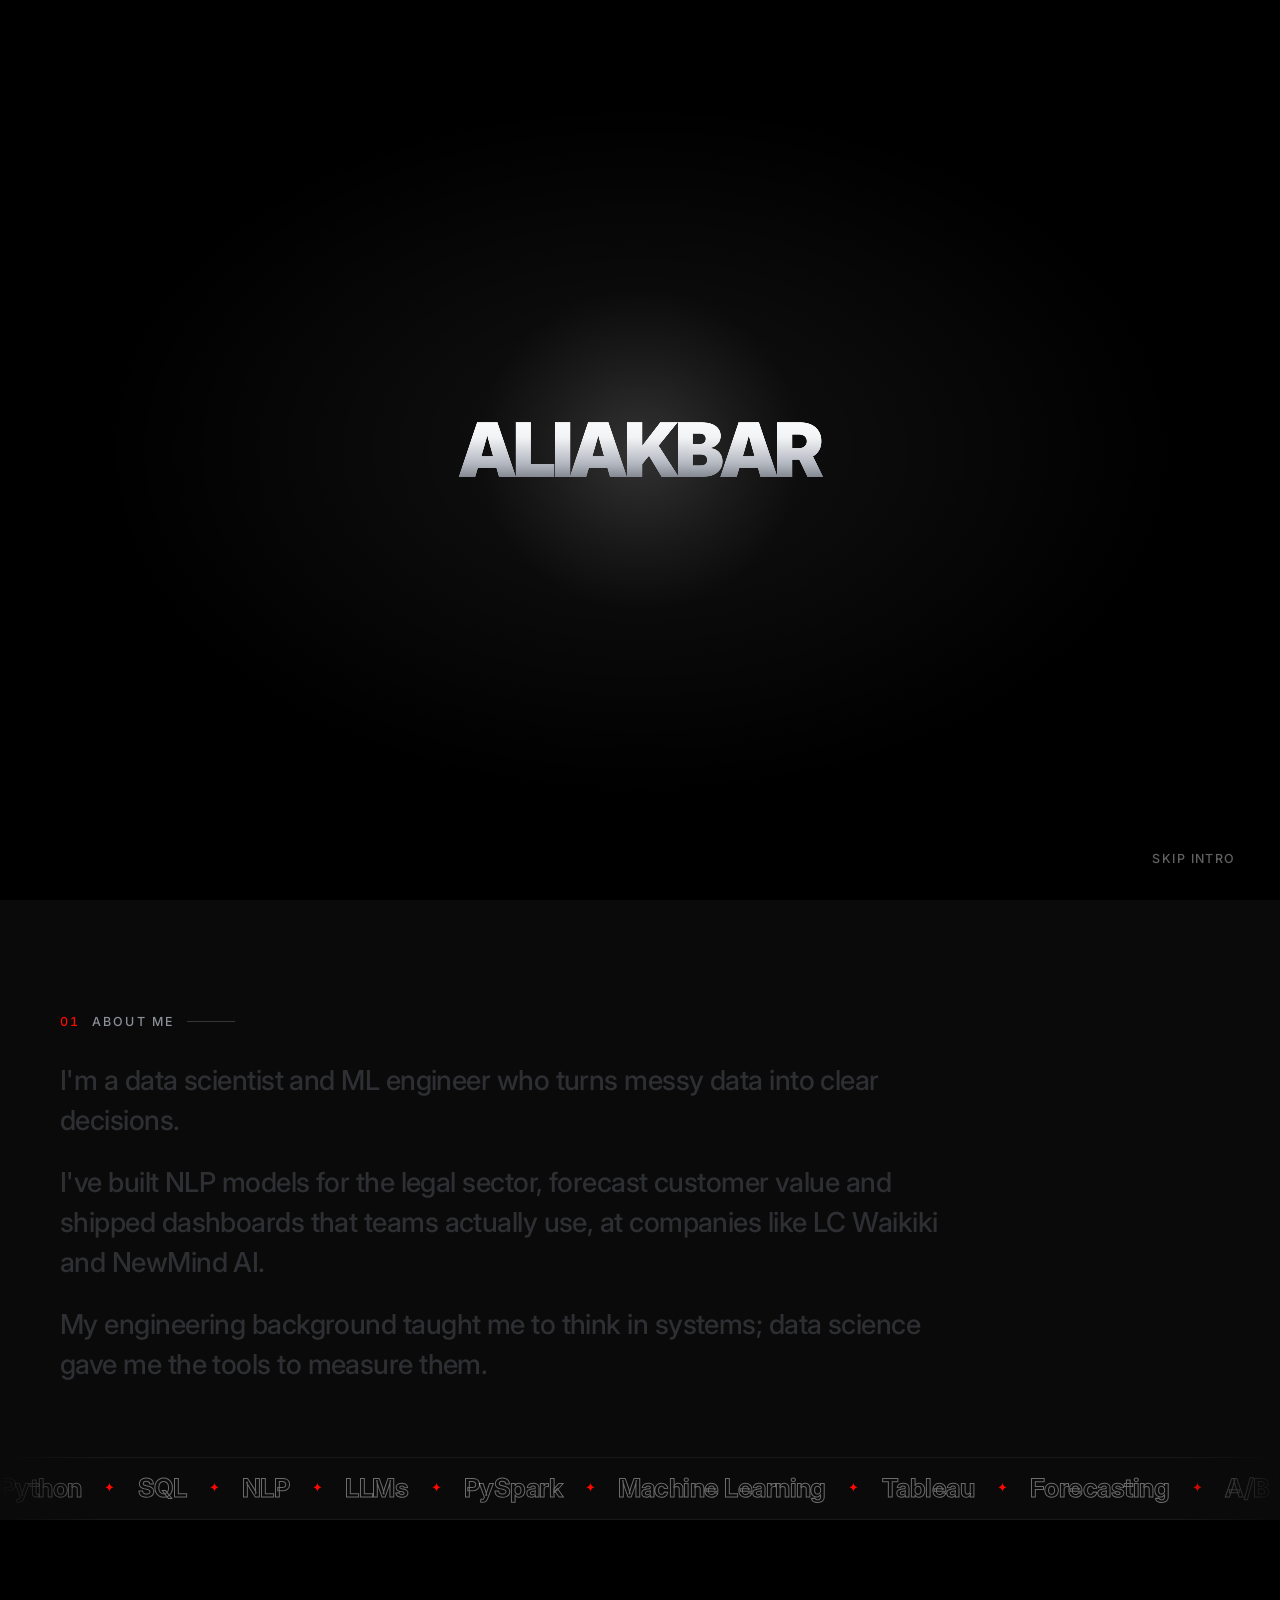
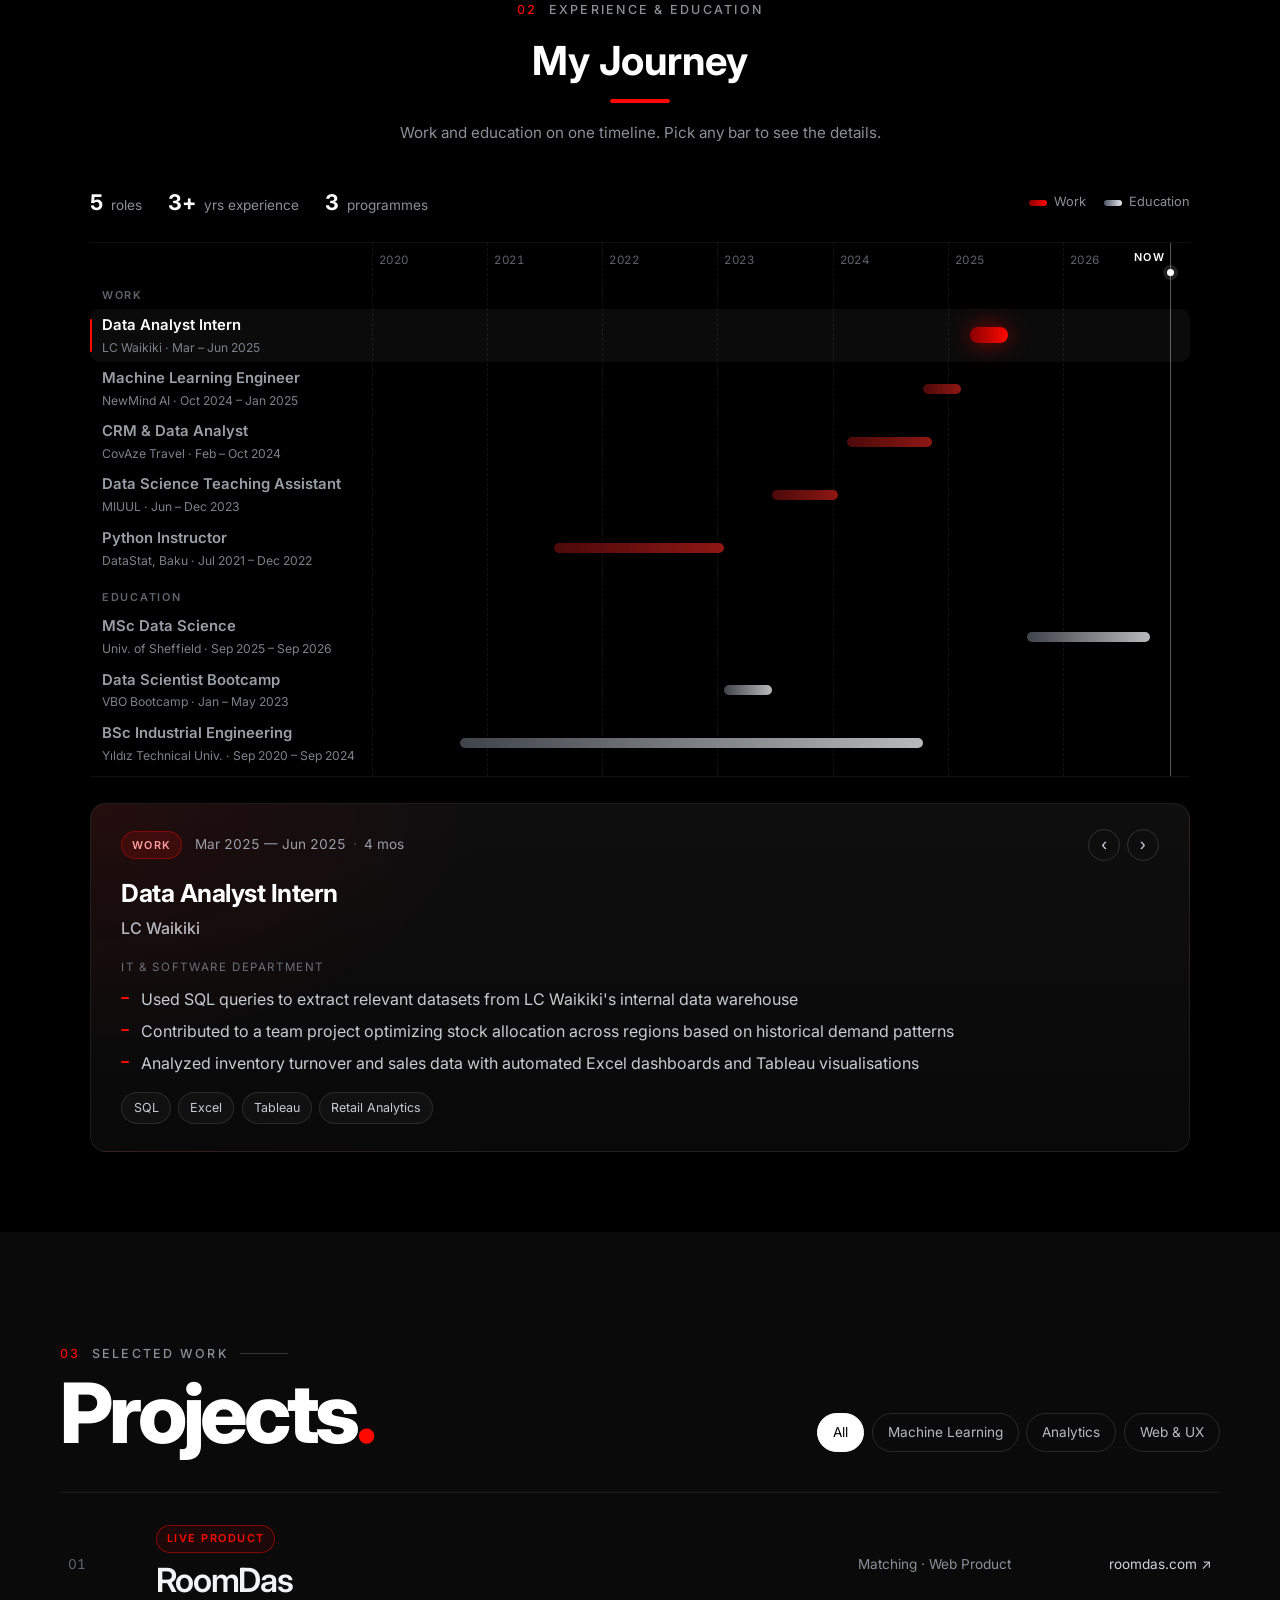
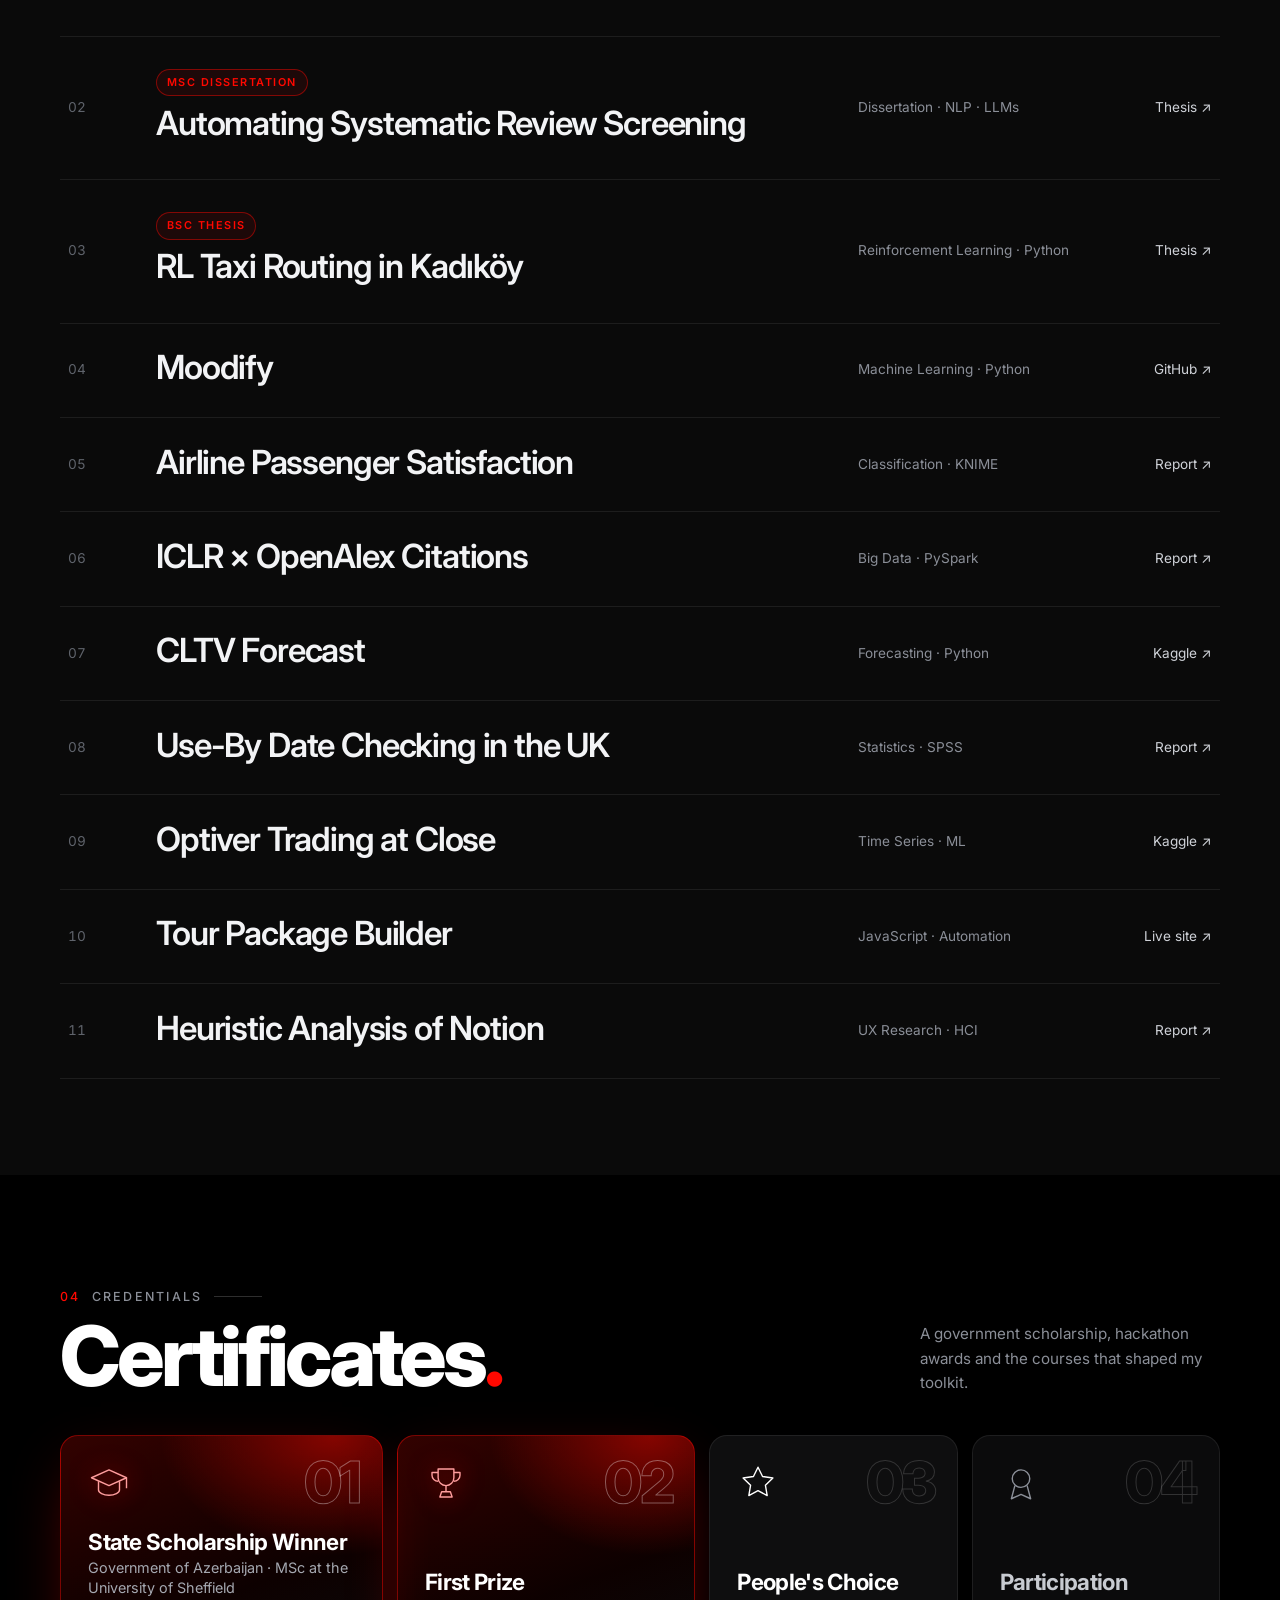
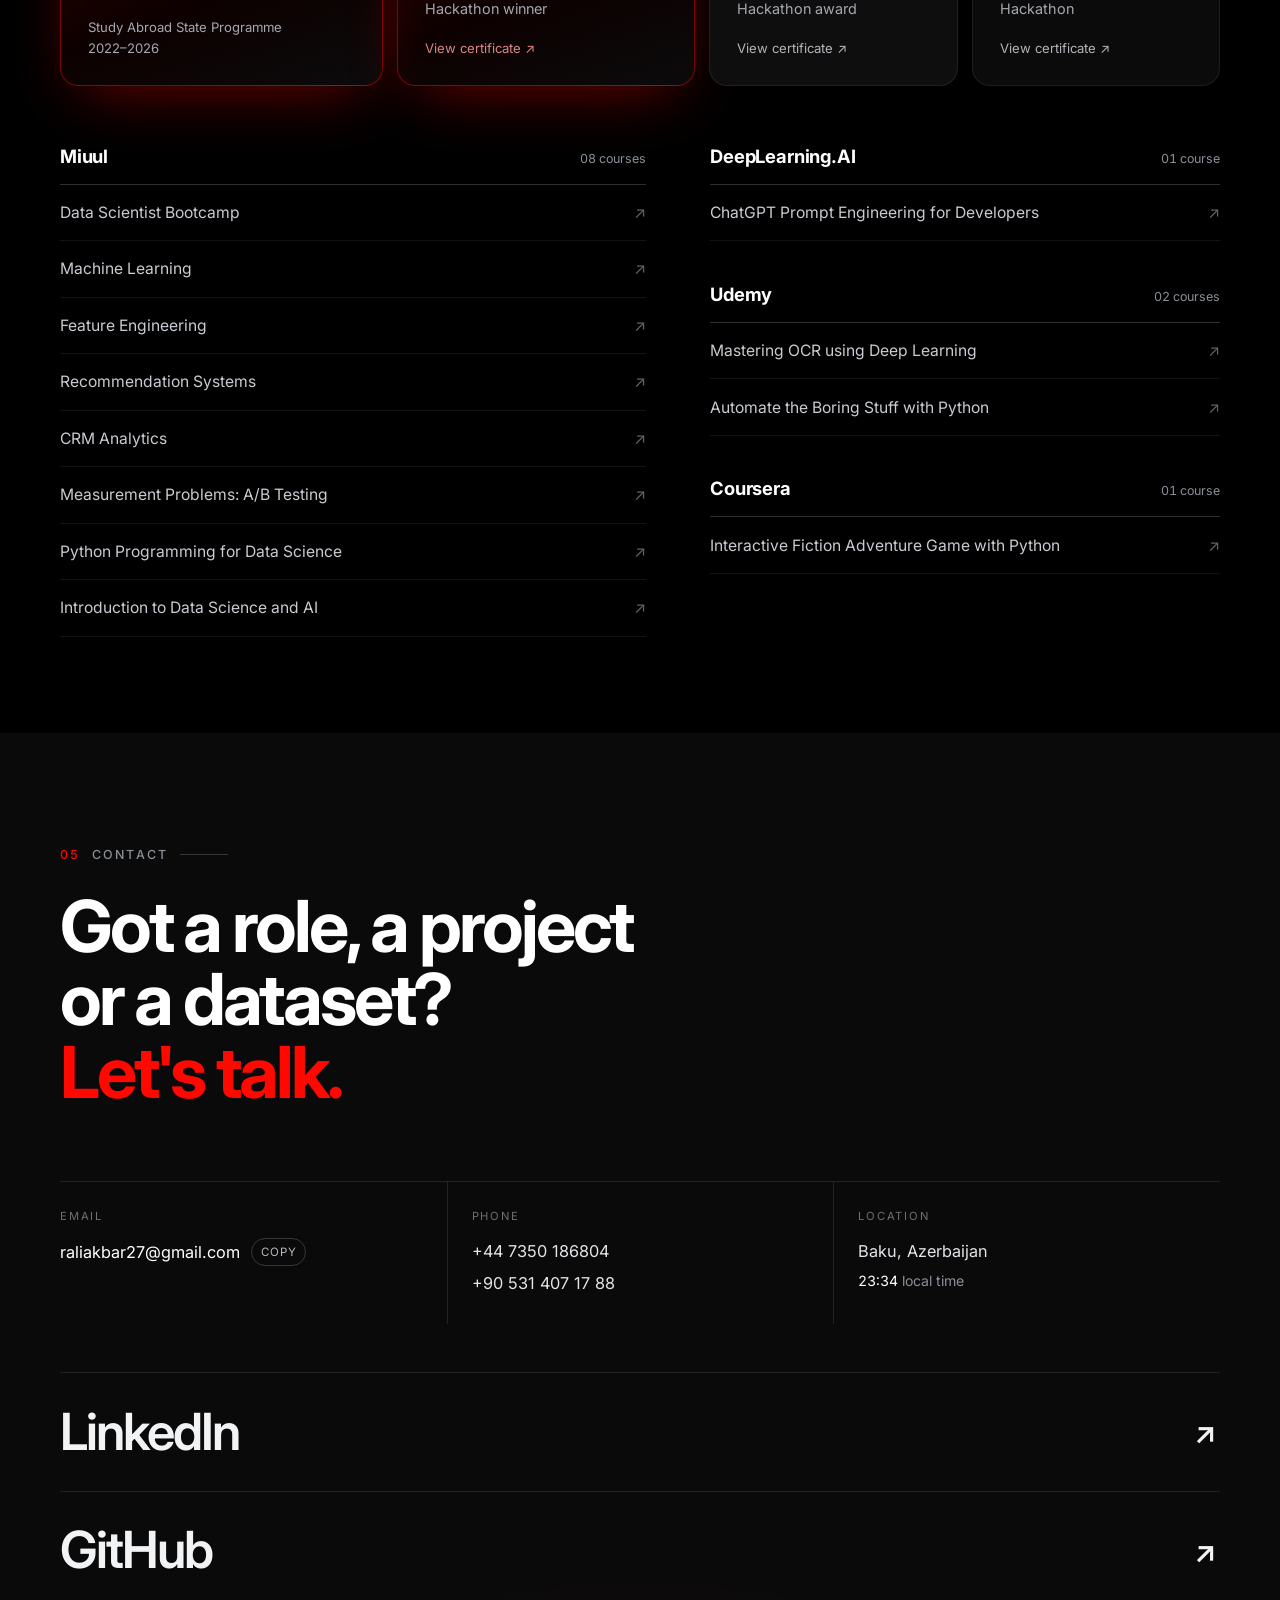
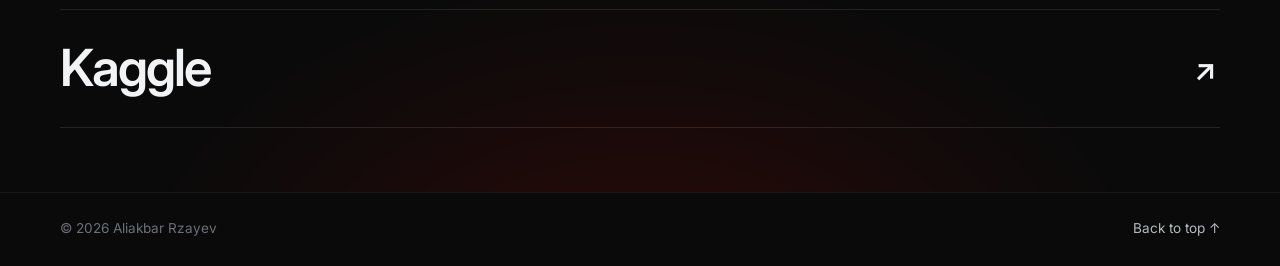
<file: index.html>
<!DOCTYPE html>
<html lang="en" data-theme="dark">
<head>
    <meta charset="UTF-8">
    <script>document.documentElement.classList.add('hx-intro');</script>
    <meta name="viewport" content="width=device-width, initial-scale=1.0">
    <meta name="description" content="Aliakbar Rzayev - Data Scientist & Machine Learning Engineer based in Baku, Azerbaijan">
    <title>Aliakbar Rzayev | Data Scientist</title>
    <link rel="stylesheet" href="styles.css">
    <link rel="stylesheet" href="hero.css">
    <link rel="stylesheet" href="journey.css">
    <link rel="stylesheet" href="sections.css">
    <link rel="preconnect" href="https://fonts.googleapis.com">
    <link rel="preconnect" href="https://fonts.gstatic.com" crossorigin>
    <link href="https://fonts.googleapis.com/css2?family=Inter:ital,wght@0,300;0,400;0,500;0,600;0,700;0,800;0,900;1,300;1,400&display=swap" rel="stylesheet">
    <link rel="stylesheet" href="https://cdnjs.cloudflare.com/ajax/libs/font-awesome/6.4.0/css/all.min.css">
</head>
<body>
    <!-- Navigation -->
    <nav class="navbar" id="navbar">
        <div class="container">
            <div class="nav-wrapper">
                <a href="#home" class="logo">ALIAKBAR RZAYEV</a>
                <ul class="nav-menu" id="navMenu">
                    <li><a href="#home" class="nav-link active">Home</a></li>
                    <li><a href="#about" class="nav-link">About</a></li>
                    <li><a href="#experience" class="nav-link">Journey</a></li>
                    <li><a href="#projects" class="nav-link">Projects</a></li>
                    <li><a href="#certificates" class="nav-link">Certificates</a></li>
                    <li><a href="#contact" class="nav-link">Contact</a></li>
                </ul>
                <div class="hamburger" id="hamburger">
                    <span></span>
                    <span></span>
                    <span></span>
                </div>
            </div>
        </div>
    </nav>

    <!-- Hero Section (animated intro) -->
    <section id="home" class="hx" aria-label="Intro">
        <div class="hx-ambient"></div>
        <div class="hx-spot"></div>
        <canvas class="hx-canvas" aria-hidden="true"></canvas>

        <div class="hx-word-wrap">
            <h1 class="hx-word" aria-label="Aliakbar Rzayev – Portfolio"></h1>
        </div>
        <div class="hx-measure" aria-hidden="true"></div>

        <div class="hx-meta">
            <p class="hx-role"><strong>Data Scientist</strong> <em>&amp; ML Engineer</em></p>
            <div class="hx-actions">
                <a href="#about" class="hx-btn hx-btn--round" aria-label="Scroll down">
                    <svg viewBox="0 0 16 16" fill="none" stroke="currentColor" stroke-width="1.5" stroke-linecap="round" stroke-linejoin="round"><path d="M4 4l8 8M12 5v7H5"/></svg>
                </a>
                <a href="#contact" class="hx-btn">Contact</a>
            </div>
        </div>

        <button class="hx-skip" type="button">Skip intro</button>
    </section>

    <!-- About Section -->
    <section id="about" class="ab">
        <div class="container ab-grid">
            <aside class="ab-side">
                <p class="ab-kicker"><span>01</span> About me</p>
            </aside>

            <!-- Words light up as you scroll. Words inside <em> turn red. -->
            <div class="ab-text" data-scrub>
                <p>I'm a data scientist and ML engineer who turns <em>messy data</em> into <em>clear decisions.</em></p>
                <p>I've built NLP models for the legal sector, forecast customer value and shipped dashboards that teams actually use, at companies like LC Waikiki and NewMind AI.</p>
                <p>My engineering background taught me to think in systems; data science gave me the tools to measure them.</p>
            </div>
        </div>

        <!-- skills ticker -->
        <div class="ab-ticker" aria-label="Skills">
            <div class="ab-ticker-track">
                <span>Python</span><b>✦</b><span>SQL</span><b>✦</b><span>NLP</span><b>✦</b><span>LLMs</span><b>✦</b><span>PySpark</span><b>✦</b><span>Machine Learning</span><b>✦</b><span>Tableau</span><b>✦</b><span>Forecasting</span><b>✦</b><span>A/B Testing</span><b>✦</b><span>Databricks</span><b>✦</b>
            </div>
        </div>
    </section>

    <!-- Journey Section (Work + Education timeline) -->
    <section id="experience" class="journey">
        <span id="education" class="jr-anchor" aria-hidden="true"></span>
        <div class="container">
            <p class="ab-kicker ab-kicker--center"><span>02</span> Experience &amp; education</p>
            <h2 class="section-title">My Journey</h2>
            <p class="jr-intro">Work and education on one timeline. Pick any bar to see the details.</p>

            <div class="jr">
                <div class="jr-top">
                    <div class="jr-stats"></div>
                    <div class="jr-legend">
                        <span><i class="jr-swatch jr-swatch--work"></i>Work</span>
                        <span><i class="jr-swatch jr-swatch--edu"></i>Education</span>
                    </div>
                </div>

                <div class="jr-chart" role="tablist" aria-label="Career timeline">
                    <div class="jr-axis" aria-hidden="true"></div>
                    <!-- Rows are generated from the items below -->
                </div>

                <div class="jr-detail" role="tabpanel" aria-live="polite"></div>

                <!--
                    ======== EDIT YOUR TIMELINE HERE ========
                    One <article> per item. data-start / data-end = YYYY-MM.
                    data-kind = "work" or "edu". Leave data-end empty for "Present".
                    Items are shown newest first inside each group.
                -->
                <div class="jr-items" hidden>
                    <article data-kind="work" data-start="2025-03" data-end="2025-06"
                             data-title="Data Analyst Intern" data-org="LC Waikiki" data-short="LC Waikiki">
                        <p class="jr-sub">IT &amp; Software Department</p>
                        <ul>
                            <li>Used SQL queries to extract relevant datasets from LC Waikiki's internal data warehouse</li>
                            <li>Contributed to a team project optimizing stock allocation across regions based on historical demand patterns</li>
                            <li>Analyzed inventory turnover and sales data with automated Excel dashboards and Tableau visualisations</li>
                        </ul>
                        <div class="jr-tags"><span>SQL</span><span>Excel</span><span>Tableau</span><span>Retail Analytics</span></div>
                    </article>

                    <article data-kind="work" data-start="2024-10" data-end="2025-01"
                             data-title="Machine Learning Engineer" data-org="NewMind AI" data-short="NewMind AI">
                        <ul>
                            <li>Developed and optimized NLP models and LLMs for the legal sector</li>
                            <li>Worked on training, testing and fine-tuning, sentence classification and smart text segmentation</li>
                        </ul>
                        <div class="jr-tags"><span>NLP</span><span>LLMs</span><span>Fine-tuning</span><span>Python</span></div>
                    </article>

                    <article data-kind="work" data-start="2024-02" data-end="2024-10"
                             data-title="CRM &amp; Data Analyst" data-org="CovAze Travel Agency" data-short="CovAze Travel">
                        <ul>
                            <li>Analyzed agency sales data in Python to identify demand trends and optimize tour package offerings</li>
                            <li>Built Tableau dashboards that gave insight into customer behaviour</li>
                            <li>Developed a Tour Package Builder web app that automates the creation of tour proposals</li>
                        </ul>
                        <div class="jr-tags"><span>Python</span><span>Tableau</span><span>CRM</span><span>JavaScript</span></div>
                    </article>

                    <article data-kind="work" data-start="2023-06" data-end="2023-12"
                             data-title="Data Science Teaching Assistant" data-org="MIUUL" data-short="MIUUL">
                        <ul>
                            <li>Guided and mentored bootcamp participants learning data science and machine learning</li>
                            <li>Reviewed participants' code and led discussions on data science scripts and projects</li>
                        </ul>
                        <div class="jr-tags"><span>Mentoring</span><span>Code Review</span><span>Machine Learning</span></div>
                    </article>

                    <article data-kind="work" data-start="2021-07" data-end="2022-12"
                             data-title="Python Instructor" data-org="DataStat · Baku, Azerbaijan" data-short="DataStat, Baku">
                        <ul>
                            <li>Taught Python basics, SQL, and data analysis &amp; visualization</li>
                            <li>Used interactive exercises and real-world examples to improve learning outcomes</li>
                        </ul>
                        <div class="jr-tags"><span>Python</span><span>SQL</span><span>Teaching</span></div>
                    </article>

                    <article data-kind="edu" data-start="2025-09" data-end="2026-09"
                             data-title="MSc Data Science" data-org="University of Sheffield" data-short="Univ. of Sheffield" data-badge="Scholarship Winner">
                        <ul>
                            <li>Won a scholarship under Azerbaijan's State Programme for the education of young people at prestigious foreign universities <span style="white-space:nowrap">(2022–2026)</span></li>
                        </ul>
                        <p class="jr-sub">Relevant courses</p>
                        <div class="jr-tags"><span>Data Mining &amp; AI</span><span>Data Visualisation</span><span>Data Analysis</span><span>Database Design</span><span>Business Intelligence</span><span>Data &amp; Society</span><span>HCI &amp; User-Centred Design</span></div>
                    </article>

                    <article data-kind="edu" data-start="2023-01" data-end="2023-05"
                             data-title="Data Scientist Bootcamp" data-org="Data Science School (VBO)" data-short="VBO Bootcamp">
                        <ul>
                            <li>Intensive bootcamp covering machine learning, A/B testing, CRM analytics and feature engineering</li>
                            <li>Built practical data analysis and modelling skills through hands-on projects, including MSSQL for data retrieval</li>
                        </ul>
                        <div class="jr-tags"><span>Machine Learning</span><span>A/B Testing</span><span>CRM Analytics</span><span>MSSQL</span></div>
                    </article>

                    <article data-kind="edu" data-start="2020-09" data-end="2024-09"
                             data-title="BSc Industrial Engineering" data-org="Yıldız Technical University" data-short="Yıldız Technical Univ." data-badge="GPA 3.40">
                        <p class="jr-sub">Relevant courses</p>
                        <div class="jr-tags"><span>AI &amp; Expert Systems</span><span>Probability</span><span>Statistics</span><span>Linear Algebra</span><span>Operations Research</span><span>Numerical Analysis</span><span>Differential Equations</span><span>Scheduling</span><span>Industrial Automation</span></div>
                    </article>
                </div>
            </div>
        </div>
    </section>

    <!-- Projects Section -->
    <section id="projects" class="pj">
        <div class="container">
            <div class="pj-head">
                <div>
                    <p class="ab-kicker"><span>03</span> Selected work</p>
                    <h2 class="pj-title-big">Projects</h2>
                </div>
                <div class="pj-filters" role="group" aria-label="Filter projects">
                    <button type="button" class="pj-chip is-on" data-filter="all">All</button>
                    <button type="button" class="pj-chip" data-filter="ml">Machine Learning</button>
                    <button type="button" class="pj-chip" data-filter="analytics">Analytics</button>
                    <button type="button" class="pj-chip" data-filter="build">Web &amp; UX</button>
                </div>
            </div>

            <!--
                ======== EDIT YOUR PROJECTS HERE ========
                data-cat    : ml | analytics | build   (used by the filters)
                data-art    : mood | route | cltv | sigmoid | roc | graph | blocks | candles
                              (the little live chart shown on hover)
                data-metric : short highlight shown under the chart
            -->
            <ol class="pj-list">
                <li class="pj-item pj-item--featured" data-cat="build" data-art="match" data-metric="Live · 20 cities · 5 languages">
                    <a class="pj-link" href="https://roomdas.com" target="_blank" rel="noopener">
                        <span class="pj-num"></span>
                        <span class="pj-main">
                            <span class="pj-badge">Live Product</span>
                            <span class="pj-name">RoomDas</span>
                            <span class="pj-desc">A roommate-matching platform for students in Germany and Turkey. Ranks students by a compatibility score built from city, budget and daily habits, with in-app messaging and room listings.</span>
                        </span>
                        <span class="pj-tags">Matching · Web Product</span>
                        <span class="pj-go">roomdas.com <i>↗</i></span>
                    </a>
                </li>
                <li class="pj-item pj-item--featured" data-cat="ml" data-art="screen" data-metric="50.7% workload saved · ≥95% recall">
                    <a class="pj-link" href="https://drive.google.com/file/d/150JpcGRmJ6tySUjTqhhJi9AGq7V_H9sy/view?usp=sharing" target="_blank" rel="noopener">
                        <span class="pj-num"></span>
                        <span class="pj-main">
                            <span class="pj-badge">MSc Dissertation</span>
                            <span class="pj-name">Automating Systematic Review Screening</span>
                            <span class="pj-desc">LLM-ranked, weakly supervised SVM ensembles for medical citation screening. 3,000+ experiments on 28 CLEF eHealth reviews: saves 50.7% of the workload while keeping every review above 95% recall.</span>
                        </span>
                        <span class="pj-tags">Dissertation · NLP · LLMs</span>
                        <span class="pj-go">Thesis <i>↗</i></span>
                    </a>
                </li>
                <li class="pj-item pj-item--featured" data-cat="ml" data-art="taxi" data-metric="−64.6% route distance vs random agent">
                    <a class="pj-link" href="https://drive.google.com/file/d/1hXVaaeIA5yOo22Ai4cknnhDI-fRmUgMf/view?usp=sharing" target="_blank" rel="noopener">
                        <span class="pj-num"></span>
                        <span class="pj-main">
                            <span class="pj-badge">BSc Thesis</span>
                            <span class="pj-name">RL Taxi Routing in Kadıköy</span>
                            <span class="pj-desc">A Q-Learning taxi agent trained on Istanbul's real Kadıköy street network (OpenStreetMap), with a live Leaflet map simulation. Routes 25–40% shorter than a random baseline. Co-authored with Vugar Rzali.</span>
                        </span>
                        <span class="pj-tags">Reinforcement Learning · Python</span>
                        <span class="pj-go">Thesis <i>↗</i></span>
                    </a>
                </li>
                <li class="pj-item" data-cat="ml" data-art="mood" data-metric="Spotify API · 2 mood axes">
                    <a class="pj-link" href="https://github.com/A1iakbar/Moodify" target="_blank" rel="noopener">
                        <span class="pj-num"></span>
                        <span class="pj-main">
                            <span class="pj-name">Moodify</span>
                            <span class="pj-desc">Predicts a song's mood (sad ↔ happy, calm ↔ energetic) from Spotify audio features for better recommendations.</span>
                        </span>
                        <span class="pj-tags">Machine Learning · Python</span>
                        <span class="pj-go">GitHub <i>↗</i></span>
                    </a>
                </li>
                <li class="pj-item" data-cat="ml" data-art="roc" data-metric="AUC 0.922">
                    <a class="pj-link" href="https://drive.google.com/file/d/1rR3Xdo-njdARR_1WAWQhPRuhjkd4yjfg/view?usp=sharing" target="_blank" rel="noopener">
                        <span class="pj-num"></span>
                        <span class="pj-main">
                            <span class="pj-name">Airline Passenger Satisfaction</span>
                            <span class="pj-desc">Logistic Regression vs Random Forest on 5,196 records and 21 predictors, with backward feature elimination.</span>
                        </span>
                        <span class="pj-tags">Classification · KNIME</span>
                        <span class="pj-go">Report <i>↗</i></span>
                    </a>
                </li>
                <li class="pj-item" data-cat="analytics" data-art="graph" data-metric="PySpark · Databricks">
                    <a class="pj-link" href="https://drive.google.com/file/d/1riCmP7pai3-4727NWIAQ77MjuqY3rjd4/view?usp=sharing" target="_blank" rel="noopener">
                        <span class="pj-num"></span>
                        <span class="pj-main">
                            <span class="pj-name">ICLR × OpenAlex Citations</span>
                            <span class="pj-desc">Large-scale analysis joining ICLR submissions with citation data, tracking trends like "test-time scaling".</span>
                        </span>
                        <span class="pj-tags">Big Data · PySpark</span>
                        <span class="pj-go">Report <i>↗</i></span>
                    </a>
                </li>
                <li class="pj-item" data-cat="analytics" data-art="cltv" data-metric="BG-NBD + Gamma-Gamma">
                    <a class="pj-link" href="https://www.kaggle.com/code/aliakbarrzayev/cltv-forecast-with-bg-nbd-and-gamma-gamma-models" target="_blank" rel="noopener">
                        <span class="pj-num"></span>
                        <span class="pj-main">
                            <span class="pj-name">CLTV Forecast</span>
                            <span class="pj-desc">Forecasts customer lifetime value to find high-value customers and sharpen marketing strategy.</span>
                        </span>
                        <span class="pj-tags">Forecasting · Python</span>
                        <span class="pj-go">Kaggle <i>↗</i></span>
                    </a>
                </li>
                <li class="pj-item" data-cat="analytics" data-art="sigmoid" data-metric="N = 3,453 respondents">
                    <a class="pj-link" href="https://drive.google.com/file/d/1aAVaNo4RYXIAHIEt9MC2yfuM5nnnlAU-/view?usp=sharing" target="_blank" rel="noopener">
                        <span class="pj-num"></span>
                        <span class="pj-main">
                            <span class="pj-name">Use-By Date Checking in the UK</span>
                            <span class="pj-desc">Binary logistic regression on a nationally representative survey to find what predicts safe food behaviour.</span>
                        </span>
                        <span class="pj-tags">Statistics · SPSS</span>
                        <span class="pj-go">Report <i>↗</i></span>
                    </a>
                </li>
                <li class="pj-item" data-cat="ml" data-art="candles" data-metric="Kaggle competition">
                    <a class="pj-link" href="https://www.kaggle.com/code/aliakbarrzayev/tasar-m-2-optivier-trading-at-close" target="_blank" rel="noopener">
                        <span class="pj-num"></span>
                        <span class="pj-main">
                            <span class="pj-name">Optiver Trading at Close</span>
                            <span class="pj-desc">Predicting closing-price movements for hundreds of Nasdaq-listed stocks.</span>
                        </span>
                        <span class="pj-tags">Time Series · ML</span>
                        <span class="pj-go">Kaggle <i>↗</i></span>
                    </a>
                </li>
                <li class="pj-item" data-cat="build" data-art="route" data-metric="Auto-generated PDF proposals">
                    <a class="pj-link" href="https://a1iakbar.github.io/tour-package-builder/" target="_blank" rel="noopener">
                        <span class="pj-num"></span>
                        <span class="pj-main">
                            <span class="pj-name">Tour Package Builder</span>
                            <span class="pj-desc">A web app that replaced a manual process and exports ready-to-send tour offers as PDFs.</span>
                        </span>
                        <span class="pj-tags">JavaScript · Automation</span>
                        <span class="pj-go">Live site <i>↗</i></span>
                    </a>
                </li>
                <li class="pj-item" data-cat="build" data-art="blocks" data-metric="Nielsen's 10 heuristics">
                    <a class="pj-link" href="https://drive.google.com/file/d/1_jBtrTbOGFbQb0EcMaC5himSzwtk7lhr/view?usp=sharing" target="_blank" rel="noopener">
                        <span class="pj-num"></span>
                        <span class="pj-main">
                            <span class="pj-name">Heuristic Analysis of Notion</span>
                            <span class="pj-desc">Persona-driven usability review of onboarding and database creation, with redesign proposals.</span>
                        </span>
                        <span class="pj-tags">UX Research · HCI</span>
                        <span class="pj-go">Report <i>↗</i></span>
                    </a>
                </li>
            </ol>

            <!-- floating preview that follows the cursor (desktop) -->
            <div class="pj-preview" aria-hidden="true">
                <canvas class="pj-canvas"></canvas>
                <div class="pj-preview-foot"><span class="pj-preview-metric"></span><span class="pj-preview-cta">Open ↗</span></div>
            </div>
        </div>
    </section>

    <!-- Certificates Section -->
    <section id="certificates" class="ct">
        <div class="container">
            <div class="pj-head">
                <div>
                    <p class="ab-kicker"><span>04</span> Credentials</p>
                    <h2 class="pj-title-big">Certificates</h2>
                </div>
                <p class="ct-lede">A government scholarship, hackathon awards and the courses that shaped my toolkit.</p>
            </div>

            <!-- Awards -->
            <div class="ct-awards">
                <!-- Scholarship (no link) -->
                <div class="ct-award ct-award--gold ct-award--static">
                    <span class="ct-rank">01</span>
                    <svg class="ct-icon" viewBox="0 0 48 48" fill="none" stroke="currentColor" stroke-width="1.6" stroke-linejoin="round" aria-hidden="true"><path d="M4 18L24 9l20 9-20 9L4 18z"/><path d="M12 22v10c0 3 5.4 6 12 6s12-3 12-6V22M44 18v12"/></svg>
                    <span class="ct-award-title">State Scholarship Winner</span>
                    <span class="ct-award-sub">Government of Azerbaijan · MSc at the University of Sheffield</span>
                    <span class="ct-view ct-view--static">Study Abroad State Programme <span style="white-space:nowrap">2022–2026</span></span>
                </div>
                <a class="ct-award ct-award--gold" href="https://drive.google.com/file/d/1Z351LrLaSYt9q8ZAghMWi-wSlVpGNf2R/view?usp=sharing" target="_blank" rel="noopener">
                    <span class="ct-rank">02</span>
                    <svg class="ct-icon" viewBox="0 0 48 48" fill="none" stroke="currentColor" stroke-width="1.6" stroke-linejoin="round" aria-hidden="true"><path d="M15 8h18v10a9 9 0 0 1-18 0V8z"/><path d="M15 12H8v3a7 7 0 0 0 7 7M33 12h7v3a7 7 0 0 1-7 7M24 27v7M17 40h14l-2-6H19l-2 6z"/></svg>
                    <span class="ct-award-title">First Prize</span>
                    <span class="ct-award-sub">Hackathon winner</span>
                    <span class="ct-view">View certificate <i>↗</i></span>
                </a>
                <a class="ct-award" href="https://drive.google.com/file/d/1uQAhjjCgYdUMq5q7JNko38GsF8rubJ2j/view?usp=sharing" target="_blank" rel="noopener">
                    <span class="ct-rank">03</span>
                    <svg class="ct-icon" viewBox="0 0 48 48" fill="none" stroke="currentColor" stroke-width="1.6" stroke-linejoin="round" aria-hidden="true"><path d="M24 6l5.2 10.6 11.8 1.7-8.5 8.3 2 11.7L24 32.8l-10.5 5.5 2-11.7L7 18.3l11.8-1.7L24 6z"/></svg>
                    <span class="ct-award-title">People's Choice</span>
                    <span class="ct-award-sub">Hackathon award</span>
                    <span class="ct-view">View certificate <i>↗</i></span>
                </a>
                <a class="ct-award ct-award--muted" href="https://drive.google.com/file/d/1C2mHqsgi3CTGgcvcZStGhjCBTQPsRk1A/view?usp=drive_link" target="_blank" rel="noopener">
                    <span class="ct-rank">04</span>
                    <svg class="ct-icon" viewBox="0 0 48 48" fill="none" stroke="currentColor" stroke-width="1.6" stroke-linejoin="round" aria-hidden="true"><circle cx="24" cy="19" r="10"/><path d="M17 27l-4 15 11-5 11 5-4-15"/></svg>
                    <span class="ct-award-title">Participation</span>
                    <span class="ct-award-sub">Hackathon</span>
                    <span class="ct-view">View certificate <i>↗</i></span>
                </a>
            </div>

            <!-- Courses, grouped by issuer -->
            <div class="ct-groups">
                <div class="ct-group ct-group--main">
                    <header><span class="ct-issuer">Miuul</span><span class="ct-count"></span></header>
                    <ul>
                        <li><a href="https://certificate.miuul.com/aliakbar_rzayev" target="_blank" rel="noopener">Data Scientist Bootcamp<i>↗</i></a></li>
                        <li><a href="https://learning.miuul.com/certificates/jtauy0oqup" target="_blank" rel="noopener">Machine Learning<i>↗</i></a></li>
                        <li><a href="https://learning.miuul.com/certificates/khj2biensb" target="_blank" rel="noopener">Feature Engineering<i>↗</i></a></li>
                        <li><a href="https://learning.miuul.com/certificates/cau880pbfe" target="_blank" rel="noopener">Recommendation Systems<i>↗</i></a></li>
                        <li><a href="https://learning.miuul.com/certificates/we0af8np7t" target="_blank" rel="noopener">CRM Analytics<i>↗</i></a></li>
                        <li><a href="https://learning.miuul.com/certificates/0hv5ofuvdi" target="_blank" rel="noopener">Measurement Problems: A/B Testing<i>↗</i></a></li>
                        <li><a href="https://learning.miuul.com/certificates/66rvl0qfbh" target="_blank" rel="noopener">Python Programming for Data Science<i>↗</i></a></li>
                        <li><a href="https://learning.miuul.com/certificates/q8uteqw0qv" target="_blank" rel="noopener">Introduction to Data Science and AI<i>↗</i></a></li>
                    </ul>
                </div>
                <div class="ct-side">
                    <div class="ct-group">
                        <header><span class="ct-issuer">DeepLearning.AI</span><span class="ct-count"></span></header>
                        <ul>
                            <li><a href="https://learn.deeplearning.ai/accomplishments/729dffc2-d09d-4b74-93da-5f7a3289cec9?usp=sharing" target="_blank" rel="noopener">ChatGPT Prompt Engineering for Developers<i>↗</i></a></li>
                        </ul>
                    </div>
                    <div class="ct-group">
                        <header><span class="ct-issuer">Udemy</span><span class="ct-count"></span></header>
                        <ul>
                            <li><a href="http://ude.my/UC-7b7a34cf-256f-4f8a-93bd-acbc353d4ce4" target="_blank" rel="noopener">Mastering OCR using Deep Learning<i>↗</i></a></li>
                            <li><a href="https://www.udemy.com/certificate/UC-ae46449d-817c-4ff8-b2e7-eb36afb9b270/" target="_blank" rel="noopener">Automate the Boring Stuff with Python<i>↗</i></a></li>
                        </ul>
                    </div>
                    <div class="ct-group">
                        <header><span class="ct-issuer">Coursera</span><span class="ct-count"></span></header>
                        <ul>
                            <li><a href="https://drive.google.com/file/d/1XE8W_STmAeGj8I4UFW18YxIQyhgPyZaC/view?usp=sharing" target="_blank" rel="noopener">Interactive Fiction Adventure Game with Python<i>↗</i></a></li>
                        </ul>
                    </div>
                </div>
            </div>
        </div>
    </section>

    <!-- Contact Section -->
    <section id="contact" class="cx">
        <div class="container">
            <p class="ab-kicker"><span>05</span> Contact</p>
            <div class="cx-hero">
                <h2 class="cx-title">Got a role, a project<br>or a dataset? <span>Let's talk.</span></h2>
            </div>

            <div class="cx-grid">
                <div class="cx-cell">
                    <p class="cx-label">Email</p>
                    <button type="button" class="cx-copy" data-copy="raliakbar27@gmail.com">
                        <span class="cx-copy-text">raliakbar27@gmail.com</span>
                        <span class="cx-copy-hint">Copy</span>
                    </button>
                </div>
                <div class="cx-cell">
                    <p class="cx-label">Phone</p>
                    <a href="tel:+447350186804">+44 7350 186804</a>
                    <a href="tel:+905314071788">+90 531 407 17 88</a>
                </div>
                <div class="cx-cell">
                    <p class="cx-label">Location</p>
                    <p>Baku, Azerbaijan</p>
                    <p class="cx-muted"><span class="ab-clock">--:--</span> local time</p>
                </div>
            </div>

            <nav class="cx-social" aria-label="Social links">
                <a href="https://www.linkedin.com/in/aliakbarrzayev/" target="_blank" rel="noopener"><span>LinkedIn</span><i>↗</i></a>
                <a href="https://github.com/A1iakbar" target="_blank" rel="noopener"><span>GitHub</span><i>↗</i></a>
                <a href="https://www.kaggle.com/aliakbarrzayev" target="_blank" rel="noopener"><span>Kaggle</span><i>↗</i></a>
            </nav>
        </div>
    </section>

    <!-- Footer -->
    <footer class="footer cx-foot">
        <div class="container">
            <p>© <span class="cx-year">2026</span> Aliakbar Rzayev</p>
            <a href="#home" class="cx-top">Back to top <i>↑</i></a>
        </div>
    </footer>

    <script src="script.js"></script>
    <script src="hero.js"></script>
    <script src="journey.js"></script>
    <script src="sections.js"></script>
</body>
</html>
</file>
<file: styles.css>
/* Reset and Base Styles */
* {
    margin: 0;
    padding: 0;
    box-sizing: border-box;
}

:root {
    /* ===================== THEME COLOUR =====================
       Change ONLY these 4 lines to recolour the whole site.
       --accent-rgb must be the same colour as --accent, written as "R, G, B".
       ======================================================== */
       --accent: #ff0800;
    --accent-light: #ff4d4d;
    --accent-dark: #8a0000;
    --accent-rgb: 255, 8, 0; /* --accent as R, G, B */
    /* ======================================================== */

    --accent-soft: color-mix(in srgb, var(--accent-light) 55%, #fff);   /* pale tint, worked out automatically */

    --primary-color: var(--accent);
    --primary-dark: var(--accent-dark);
    --secondary-color: var(--accent-light);
    --text-primary: #ffffff;
    --text-secondary: #d1d5db;
    --bg-primary: #000000;
    --bg-secondary: #0a0a0a;
    --bg-dark: #000000;
    --border-color: #1f1f1f;
    --shadow-sm: 0 1px 2px 0 rgba(var(--accent-rgb), 0.1);
    --shadow-md: 0 4px 6px -1px rgba(var(--accent-rgb), 0.2);
    --shadow-lg: 0 10px 15px -3px rgba(var(--accent-rgb), 0.3);
    --shadow-xl: 0 20px 25px -5px rgba(var(--accent-rgb), 0.4);
}

html {
    scroll-behavior: smooth;
}

body {
    font-family: 'Inter', -apple-system, BlinkMacSystemFont, 'Segoe UI', sans-serif;
    line-height: 1.6;
    color: var(--text-primary);
    background-color: var(--bg-primary);
    overflow-x: hidden;
}

.container {
    max-width: 1200px;
    margin: 0 auto;
    padding: 0 20px;
}

/* Navigation */
.navbar {
    position: fixed;
    top: 0;
    left: 0;
    right: 0;
    background: rgba(0, 0, 0, 0.95);
    backdrop-filter: blur(10px);
    box-shadow: var(--shadow-sm);
    border-bottom: 1px solid var(--border-color);
    z-index: 1000;
    transition: all 0.3s ease;
}

.navbar.scrolled {
    box-shadow: var(--shadow-md);
}

.nav-wrapper {
    display: flex;
    justify-content: space-between;
    align-items: center;
    padding: 1rem 0;
    gap: 1rem;
}

.logo {
    font-size: 1.5rem;
    font-weight: 700;
    color: var(--primary-color);
    text-decoration: none;
    transition: transform 0.3s ease;
}

.logo:hover {
    transform: scale(1.1);
}

.nav-menu {
    display: flex;
    list-style: none;
    gap: 2rem;
}

.nav-link {
    color: var(--text-secondary);
    text-decoration: none;
    font-weight: 500;
    transition: color 0.3s ease;
    position: relative;
}

.nav-link::after {
    content: '';
    position: absolute;
    bottom: -5px;
    left: 0;
    width: 0;
    height: 2px;
    background: var(--primary-color);
    transition: width 0.3s ease;
}

.nav-link:hover {
    color: var(--primary-color);
}

.nav-link:hover::after {
    width: 100%;
}

.hamburger {
    display: none;
    flex-direction: column;
    cursor: pointer;
    gap: 5px;
}

.hamburger span {
    width: 25px;
    height: 3px;
    background: var(--text-primary);
    transition: all 0.3s ease;
}

/* Hero Section */
.hero {
    min-height: 100vh;
    display: flex;
    align-items: center;
    padding-top: 80px;
    background: linear-gradient(135deg, #000000 0%, #1a0000 50%, var(--accent) 100%);
    color: white;
    position: relative;
    overflow: hidden;
}

.hero::before {
    content: '';
    position: absolute;
    top: 0;
    left: 0;
    right: 0;
    bottom: 0;
    background: url('data:image/svg+xml,<svg width="100" height="100" xmlns="http://www.w3.org/2000/svg"><defs><pattern id="grid" width="100" height="100" patternUnits="userSpaceOnUse"><path d="M 100 0 L 0 0 0 100" fill="none" stroke="rgba(255,255,255,0.1)" stroke-width="1"/></pattern></defs><rect width="100" height="100" fill="url(%23grid)"/></svg>');
    opacity: 0.3;
}

.hero-content {
    display: grid;
    grid-template-columns: 1fr 1fr;
    gap: 4rem;
    align-items: center;
    position: relative;
    z-index: 1;
}

.hero-text {
    animation: fadeInUp 0.8s ease;
}

.greeting {
    display: block;
    font-size: 1.25rem;
    font-weight: 400;
    margin-bottom: 0.5rem;
    opacity: 0.9;
}

.name {
    display: block;
    font-size: 3.5rem;
    font-weight: 700;
    margin-bottom: 1rem;
    line-height: 1.2;
}

.hero-subtitle {
    font-size: 1.5rem;
    font-weight: 600;
    margin-bottom: 1rem;
    color: rgba(255, 255, 255, 0.95);
}

.hero-description {
    font-size: 1.1rem;
    margin-bottom: 2rem;
    opacity: 0.9;
    line-height: 1.8;
}

.hero-buttons {
    display: flex;
    gap: 1rem;
    margin-bottom: 2rem;
    flex-wrap: wrap;
}

.btn {
    padding: 0.875rem 2rem;
    border-radius: 8px;
    text-decoration: none;
    font-weight: 600;
    transition: all 0.3s ease;
    display: inline-block;
    border: 2px solid transparent;
}

.btn-primary {
    background: var(--primary-color);
    color: white;
}

.btn-primary:hover {
    transform: translateY(-2px);
    box-shadow: var(--shadow-lg);
    background: var(--primary-dark);
}

.btn-secondary {
    background: transparent;
    color: white;
    border-color: white;
}

.btn-secondary:hover {
    background: var(--primary-color);
    color: white;
    border-color: var(--primary-color);
}

.social-links {
    display: flex;
    gap: 1.5rem;
}

.social-links a {
    color: white;
    font-size: 1.5rem;
    transition: transform 0.3s ease;
}

.social-links a:hover {
    transform: translateY(-3px) scale(1.1);
}

.hero-image {
    display: flex;
    justify-content: center;
    align-items: center;
    animation: fadeInRight 0.8s ease;
}

.image-placeholder {
    width: 300px;
    height: 300px;
    border-radius: 50%;
    background: rgba(var(--accent-rgb), 0.2);
    backdrop-filter: blur(10px);
    display: flex;
    align-items: center;
    justify-content: center;
    font-size: 6rem;
    border: 3px solid rgba(var(--accent-rgb), 0.5);
}

.hero-photo {
    width: 300px;
    height: 300px;
    border-radius: 50%;
    object-fit: cover;
    border: 3px solid rgba(var(--accent-rgb), 0.5);
    box-shadow: 0 10px 30px rgba(var(--accent-rgb), 0.3);
    animation: fadeInRight 0.8s ease;
    transition: transform 0.3s ease, box-shadow 0.3s ease;
}

.hero-photo:hover {
    transform: scale(1.05);
    box-shadow: 0 15px 40px rgba(var(--accent-rgb), 0.5);
}

.scroll-indicator {
    position: absolute;
    bottom: 2rem;
    left: 50%;
    transform: translateX(-50%);
    animation: bounce 2s infinite;
}

.scroll-indicator a {
    color: white;
    font-size: 2rem;
    text-decoration: none;
}

/* Section Styles */
section {
    padding: 5rem 0;
}

.section-title {
    font-size: 2.5rem;
    font-weight: 700;
    text-align: center;
    margin-bottom: 3rem;
    color: var(--text-primary);
    position: relative;
}

.section-title::after {
    content: '';
    position: absolute;
    bottom: -10px;
    left: 50%;
    transform: translateX(-50%);
    width: 60px;
    height: 4px;
    background: var(--primary-color);
    border-radius: 2px;
}

/* About Section */
.about {
    background: var(--bg-secondary);
}

.about-content {
    max-width: 800px;
    margin: 0 auto;
}

.about-text p {
    font-size: 1.1rem;
    margin-bottom: 1.5rem;
    color: var(--text-secondary);
    line-height: 1.8;
}

.skills-grid {
    display: grid;
    grid-template-columns: repeat(auto-fit, minmax(250px, 1fr));
    gap: 2rem;
    margin-top: 2rem;
}

.skill-category h3 {
    font-size: 1.25rem;
    margin-bottom: 1rem;
    color: var(--text-primary);
}

.skill-tags {
    display: flex;
    flex-wrap: wrap;
    gap: 0.75rem;
}

.skill-tag {
    padding: 0.5rem 1rem;
    background: var(--bg-secondary);
    border: 2px solid var(--border-color);
    border-radius: 20px;
    font-size: 0.9rem;
    color: var(--text-secondary);
    transition: all 0.3s ease;
}

.skill-tag:hover {
    border-color: var(--primary-color);
    color: var(--primary-color);
    background: rgba(var(--accent-rgb), 0.1);
    transform: translateY(-2px);
}

/* Timeline Styles */
.timeline {
    max-width: 900px;
    margin: 0 auto;
    position: relative;
    padding-left: 2rem;
}

.timeline::before {
    content: '';
    position: absolute;
    left: 0;
    top: 0;
    bottom: 0;
    width: 2px;
    background: var(--primary-color);
    opacity: 0.3;
}

.timeline-item {
    position: relative;
    margin-bottom: 3rem;
    padding-left: 3rem;
}

.timeline-item::before {
    content: '';
    position: absolute;
    left: -1.5rem;
    top: 0.5rem;
    width: 12px;
    height: 12px;
    border-radius: 50%;
    background: var(--primary-color);
    border: 3px solid var(--bg-primary);
    box-shadow: 0 0 0 3px var(--primary-color);
}

.timeline-content {
    background: var(--bg-secondary);
    padding: 2rem;
    border-radius: 12px;
    box-shadow: var(--shadow-md);
    border: 1px solid var(--border-color);
    transition: transform 0.3s ease, box-shadow 0.3s ease;
}

.timeline-content:hover {
    transform: translateY(-5px);
    box-shadow: var(--shadow-xl);
    border-color: var(--primary-color);
}

.timeline-header {
    display: flex;
    justify-content: space-between;
    align-items: flex-start;
    margin-bottom: 0.5rem;
    flex-wrap: wrap;
    gap: 1rem;
}

.timeline-header h3 {
    font-size: 1.5rem;
    color: var(--text-primary);
}

.timeline-date {
    color: var(--primary-color);
    font-weight: 600;
    font-size: 0.9rem;
}

.timeline-company {
    font-size: 1.1rem;
    font-weight: 600;
    color: var(--text-secondary);
    margin-bottom: 1rem;
}

.timeline-gpa {
    color: var(--primary-color);
    font-weight: 600;
    margin-bottom: 1rem;
}

.timeline-description {
    color: var(--text-secondary);
    line-height: 1.8;
    margin-bottom: 1rem;
}

.timeline-list {
    list-style: none;
    padding-left: 0;
}

.timeline-list li {
    color: var(--text-secondary);
    margin-bottom: 0.75rem;
    padding-left: 1.5rem;
    position: relative;
    line-height: 1.8;
}

.timeline-list li::before {
    content: '▸';
    position: absolute;
    left: 0;
    color: var(--primary-color);
    font-weight: bold;
}

/* Education Section */
.education {
    background: var(--bg-secondary);
}

/* Experience Section */
.experience {
    background: var(--bg-primary);
}

/* Projects Section */
.projects {
    background: var(--bg-secondary);
}

.projects-grid {
    display: grid;
    grid-template-columns: repeat(auto-fit, minmax(300px, 1fr));
    gap: 2rem;
}

.project-card {
    background: var(--bg-secondary);
    padding: 2rem;
    border-radius: 12px;
    box-shadow: var(--shadow-md);
    border: 1px solid var(--border-color);
    transition: all 0.3s ease;
    display: flex;
    flex-direction: column;
}

.project-card:hover {
    transform: translateY(-10px);
    box-shadow: var(--shadow-xl);
    border-color: var(--primary-color);
}

.project-icon {
    width: 60px;
    height: 60px;
    background: linear-gradient(135deg, var(--primary-color), var(--secondary-color));
    border-radius: 12px;
    display: flex;
    align-items: center;
    justify-content: center;
    margin-bottom: 1.5rem;
    font-size: 1.5rem;
    color: white;
}

.project-card h3 {
    font-size: 1.5rem;
    margin-bottom: 1rem;
    color: var(--text-primary);
}

.project-card p {
    color: var(--text-secondary);
    line-height: 1.8;
    margin-bottom: 1.5rem;
    flex-grow: 1;
}

.project-tags {
    display: flex;
    flex-wrap: wrap;
    gap: 0.5rem;
    margin-bottom: 1.5rem;
}

.project-tag {
    padding: 0.375rem 0.75rem;
    background: var(--bg-primary);
    border: 1px solid var(--border-color);
    border-radius: 6px;
    font-size: 0.85rem;
    color: var(--text-secondary);
}

.project-link {
    color: var(--primary-color);
    text-decoration: none;
    font-weight: 600;
    display: inline-flex;
    align-items: center;
    gap: 0.5rem;
    transition: gap 0.3s ease;
}

.project-link:hover {
    gap: 0.75rem;
}

/* Certificates Section */
.certificates {
    background: var(--bg-primary);
}

.certificates-grid {
    display: grid;
    grid-template-columns: repeat(auto-fill, minmax(260px, 1fr));
    gap: 1rem;
}

.cert-card {
    display: flex;
    align-items: center;
    gap: 0.75rem;
    padding: 0.9rem 1rem;
    background: var(--bg-secondary);
    border: 1px solid var(--border-color);
    border-radius: 10px;
    text-decoration: none;
    transition: all 0.25s ease;
}

.cert-card:hover {
    transform: translateY(-3px);
    border-color: var(--primary-color);
    box-shadow: var(--shadow-md);
}

.cert-card i:first-child {
    color: var(--primary-color);
    font-size: 1.1rem;
    flex-shrink: 0;
    width: 20px;
    text-align: center;
}

.cert-info {
    display: flex;
    flex-direction: column;
    flex-grow: 1;
    min-width: 0;
}

.cert-name {
    font-size: 0.9rem;
    font-weight: 600;
    color: var(--text-primary);
    line-height: 1.3;
}

.cert-issuer {
    font-size: 0.78rem;
    color: var(--text-secondary);
    margin-top: 0.15rem;
}

.cert-link-icon {
    color: var(--text-secondary);
    font-size: 0.8rem;
    flex-shrink: 0;
    transition: color 0.25s ease, transform 0.25s ease;
}

.cert-card:hover .cert-link-icon {
    color: var(--primary-color);
    transform: translate(2px, -2px);
}

@media (max-width: 480px) {
    .certificates-grid {
        grid-template-columns: 1fr;
    }
}

/* Contact Section */
.contact {
    background: var(--bg-primary);
}

.contact-content {
    max-width: 800px;
    margin: 0 auto;
    text-align: center;
}

.contact-info p {
    font-size: 1.1rem;
    color: var(--text-secondary);
    margin-bottom: 2rem;
    line-height: 1.8;
}

.contact-details {
    display: flex;
    flex-direction: column;
    gap: 1.5rem;
    margin-bottom: 2rem;
}

.contact-item {
    display: flex;
    align-items: center;
    justify-content: center;
    gap: 1rem;
    font-size: 1.1rem;
}

.contact-item i {
    color: var(--primary-color);
    font-size: 1.5rem;
}

.contact-item a {
    color: var(--text-secondary);
    text-decoration: none;
    transition: color 0.3s ease;
}

.contact-item a:hover {
    color: var(--primary-color);
}

.contact .social-links {
    justify-content: center;
}

.contact .social-links a {
    color: var(--text-secondary);
    font-size: 1.75rem;
}

.contact .social-links a:hover {
    color: var(--primary-color);
}

/* Footer */
.footer {
    background: var(--bg-dark);
    color: white;
    text-align: center;
    padding: 2rem 0;
}

.footer p {
    opacity: 0.8;
}

/* Animations */
@keyframes fadeInUp {
    from {
        opacity: 0;
        transform: translateY(30px);
    }
    to {
        opacity: 1;
        transform: translateY(0);
    }
}

@keyframes fadeInRight {
    from {
        opacity: 0;
        transform: translateX(30px);
    }
    to {
        opacity: 1;
        transform: translateX(0);
    }
}

@keyframes bounce {
    0%, 20%, 50%, 80%, 100% {
        transform: translateX(-50%) translateY(0);
    }
    40% {
        transform: translateX(-50%) translateY(-10px);
    }
    60% {
        transform: translateX(-50%) translateY(-5px);
    }
}

/* Responsive Design */
@media (max-width: 768px) {
    .hamburger {
        display: flex;
    }

    .nav-menu {
        position: fixed;
        left: -100%;
        top: 70px;
        flex-direction: column;
        background: var(--bg-primary);
        border-top: 1px solid var(--border-color);
        width: 100%;
        text-align: center;
        transition: 0.3s;
        box-shadow: var(--shadow-lg);
        padding: 2rem 0;
        gap: 0;
    }

    .nav-menu.active {
        left: 0;
    }

    .nav-menu li {
        margin: 1rem 0;
    }

    .hero-content {
        grid-template-columns: 1fr;
        text-align: center;
    }

    .name {
        font-size: 2.5rem;
    }

    .hero-subtitle {
        font-size: 1.25rem;
    }

    .hero-image {
        display: none;
    }

    .section-title {
        font-size: 2rem;
    }

    .timeline {
        padding-left: 1.5rem;
    }

    .timeline-item {
        padding-left: 2rem;
    }

    .timeline-header {
        flex-direction: column;
        align-items: flex-start;
    }

    .projects-grid {
        grid-template-columns: 1fr;
    }

    .skills-grid {
        grid-template-columns: 1fr;
    }

    .hero-buttons {
        justify-content: center;
    }

    .contact-details {
        align-items: flex-start;
    }

    .contact-item {
        justify-content: flex-start;
    }
}

@media (max-width: 480px) {
    .name {
        font-size: 2rem;
    }

    .hero-subtitle {
        font-size: 1.1rem;
    }

    .btn {
        padding: 0.75rem 1.5rem;
        font-size: 0.9rem;
    }

    .section-title {
        font-size: 1.75rem;
    }
}
</file>
<file: hero.css>
/* ==========================================================
   Intro hero — dot → "!" → name → PORTFOLIO → particle portrait
   ========================================================== */

/* Lock page + hide navbar while the intro plays */
html.hx-intro body { overflow: hidden; }
html.hx-intro .navbar {
    opacity: 0;
    transform: translateY(-12px);
    pointer-events: none;
}
.navbar {
    transition: opacity .8s ease, transform .8s ease, background .3s ease,
                box-shadow .3s ease, border-color .3s ease;
}

/* Transparent navbar while sitting on top of the black hero */
.navbar:not(.scrolled) {
    background: transparent;
    border-bottom-color: transparent;
    box-shadow: none;
    backdrop-filter: none;
}

.navbar:not(.scrolled) .hamburger span { background: #fff; }

.logo {
    font-size: .95rem;
    letter-spacing: .14em;
    white-space: nowrap;
}

/* ---------- Hero shell ---------- */
.hx {
    position: relative;
    height: 100vh;
    height: 100svh;
    min-height: 560px;
    padding: 0;
    background: #000;
    color: #fff;
    overflow: hidden;
    isolation: isolate;
    user-select: none;
}

.hx-ambient {
    position: absolute;
    inset: 0;
    background: radial-gradient(ellipse 60% 55% at 50% 50%, rgba(255, 255, 255, .075), transparent 70%);
    pointer-events: none;
}

.hx-spot {
    position: absolute;
    inset: 0;
    background: radial-gradient(circle 24vmin at var(--x, 50%) var(--y, 50%),
        rgba(255, 255, 255, .17), rgba(255, 255, 255, .06) 45%, transparent 75%);
    opacity: 0;
    transition: opacity .9s ease;
    pointer-events: none;
}
.hx.is-intro .hx-spot { opacity: .8; }
.hx.is-done  .hx-spot { opacity: 0; }

.hx-canvas {
    position: absolute;
    inset: 0;
    width: 100%;
    height: 100%;
    z-index: 2;
    pointer-events: none;
    image-rendering: pixelated;
    mix-blend-mode: screen;
}

/* ---------- Big word ---------- */
.hx-word-wrap {
    position: absolute;
    left: 50%;
    top: 0;
    z-index: 3;   /* above the particle portrait */
    transform-origin: 50% 50%;
    will-change: transform;
    opacity: 0;
}
.hx.is-ready .hx-word-wrap { opacity: 1; }

.hx-word,
.hx-measure {
    display: flex;
    font-family: 'Inter', 'Helvetica Neue', Arial, sans-serif;
    font-weight: 900;
    letter-spacing: -.045em;
    line-height: .86;
    white-space: nowrap;
}

.hx-measure {
    position: absolute;
    visibility: hidden;
    pointer-events: none;
    left: 0;
    top: 0;
}

.hx-l {
    position: relative;
    display: inline-block;
}

.hx-g {
    display: inline-block;
    /* padding + negative margin so background-clip:text never crops the glyph ink */
    padding: .08em .05em;
    margin: -.08em -.05em;
    background: linear-gradient(180deg, #ffffff 0%, #f2f3f5 34%, #b3b7c0 68%, #5d616a 100%);
    -webkit-background-clip: text;
    background-clip: text;
    color: transparent;
    -webkit-text-fill-color: transparent;
    transform-origin: 50% 60%;
    backface-visibility: hidden;
}

.hx-dot {
    position: absolute;
    left: 50%;
    bottom: -.2em;
    width: .19em;
    height: .19em;
    margin-left: -.095em;
    border-radius: 50%;
    background: #f5f6f8;
    box-shadow: 0 0 .35em rgba(255, 255, 255, .45);
}

/* ---------- Bottom meta row ---------- */
.hx-meta {
    position: absolute;
    left: 50%;
    bottom: clamp(22px, 6vh, 60px);
    width: var(--ww, 90vw);
    transform: translate(-50%, 14px);
    z-index: 3;
    display: flex;
    align-items: center;
    justify-content: space-between;
    gap: 1rem;
    opacity: 0;
    transition: opacity .9s ease .35s, transform .9s cubic-bezier(.2, .7, .2, 1) .35s;
    padding: 0 .4%;
}
.hx.is-done .hx-meta { opacity: 1; transform: translate(-50%, 0); }

.hx-role {
    font-size: clamp(15px, 1.55vw, 22px);
    color: #fff;
    letter-spacing: -.01em;
    line-height: 1.3;
}
.hx-role strong { font-weight: 700; }
.hx-role em { font-weight: 300; color: #c3c6cd; }

.hx-actions { display: flex; align-items: center; gap: .6rem; flex-shrink: 0; }

.hx-btn {
    display: inline-flex;
    align-items: center;
    justify-content: center;
    height: 40px;
    padding: 0 1.15rem;
    border: 1px solid rgba(255, 255, 255, .22);
    border-radius: 999px;
    color: #e8e9ec;
    font-size: .9rem;
    font-style: italic;
    text-decoration: none;
    background: rgba(255, 255, 255, .03);
    backdrop-filter: blur(6px);
    transition: background .25s ease, color .25s ease, border-color .25s ease;
}
.hx-btn--round { width: 40px; padding: 0; }
.hx-btn svg { width: 15px; height: 15px; }
.hx-btn:hover { background: #fff; color: #000; border-color: #fff; }

/* ---------- Skip ---------- */
.hx-skip {
    position: absolute;
    right: clamp(16px, 3vw, 36px);
    bottom: clamp(16px, 3vh, 30px);
    z-index: 4;
    background: none;
    border: 0;
    color: rgba(255, 255, 255, .38);
    font: 500 .78rem/1 'Inter', sans-serif;
    letter-spacing: .12em;
    text-transform: uppercase;
    cursor: pointer;
    padding: .5rem;
    transition: color .2s ease, opacity .5s ease;
}
.hx-skip:hover { color: #fff; }
.hx.is-done .hx-skip { opacity: 0; pointer-events: none; }

@media (max-width: 768px) {
    .nav-menu:not(.active) { box-shadow: none; }
}

@media (max-width: 600px) {
    .hx-meta {
        flex-direction: column;
        align-items: flex-start;
        gap: .9rem;
    }
    .logo { font-size: .8rem; letter-spacing: .1em; }
}

/* final word in the site red (name stays silver) */
.hx-g--red {
    background: var(--accent);
    -webkit-background-clip: text;
    background-clip: text;
    filter: drop-shadow(0 0 .18em rgba(var(--accent-rgb), .45));
}
</file>
<file: journey.css>
/* ==========================================================
   Journey — Gantt timeline + detail card
   ========================================================== */
.journey {
    background: var(--bg-primary);
    position: relative;
}
.jr-anchor { position: absolute; top: 0; }

.jr-intro {
    text-align: center;
    color: #8b8f98;
    font-size: .95rem;
    margin: -1.25rem 0 2.5rem;
}

.jr {
    --lw: 270px;            /* label column width */
    --red: var(--accent);
    max-width: 1100px;
    margin: 0 auto;
}

/* ---------- top line: stats + legend ---------- */
.jr-top {
    display: flex;
    justify-content: space-between;
    align-items: center;
    gap: 1rem;
    flex-wrap: wrap;
    margin-bottom: 1.4rem;
}
.jr-stats { display: flex; gap: 1.6rem; flex-wrap: wrap; }
.jr-stats span { color: #8b8f98; font-size: .85rem; }
.jr-stats b {
    color: #fff;
    font-size: 1.35rem;
    font-weight: 700;
    margin-right: .3rem;
    letter-spacing: -.02em;
}
.jr-legend { display: flex; gap: 1.1rem; color: #8b8f98; font-size: .8rem; }
.jr-legend span { display: inline-flex; align-items: center; gap: .45rem; }
.jr-swatch { width: 18px; height: 6px; border-radius: 99px; display: inline-block; }
.jr-swatch--work { background: linear-gradient(90deg, var(--accent-dark), var(--red)); }
.jr-swatch--edu  { background: linear-gradient(90deg, #4b5563, #e5e7eb); }

/* ---------- chart ---------- */
.jr-chart {
    position: relative;
    padding: 30px 0 6px;
    border-top: 1px solid rgba(255, 255, 255, .06);
    border-bottom: 1px solid rgba(255, 255, 255, .06);
}

.jr-axis {
    position: absolute;
    top: 0;
    bottom: 0;
    left: calc(var(--lw) + 12px);
    right: 12px;
    pointer-events: none;
}
.jr-tick {
    position: absolute;
    top: 0;
    bottom: 0;
    border-left: 1px dashed rgba(255, 255, 255, .07);
}
.jr-tick em {
    position: absolute;
    top: 8px;
    left: 6px;
    font-style: normal;
    font-size: .72rem;
    color: #5f636b;
    font-variant-numeric: tabular-nums;
    letter-spacing: .04em;
}
.jr-tick .jr-tick-short { display: none; }

.jr-now {
    position: absolute;
    top: 0;
    bottom: 0;
    width: 0;
    border-left: 1px solid rgba(255, 255, 255, .35);
}
.jr-now::before {
    content: '';
    position: absolute;
    top: 26px;
    left: -4px;
    width: 7px;
    height: 7px;
    border-radius: 50%;
    background: #fff;
    box-shadow: 0 0 0 4px rgba(255, 255, 255, .12);
    animation: jrPulse 2.4s ease-in-out infinite;
}
.jr-now em {
    position: absolute;
    top: 6px;
    right: 6px;
    font-style: normal;
    font-size: .68rem;
    font-weight: 600;
    letter-spacing: .1em;
    text-transform: uppercase;
    color: #fff;
}
@keyframes jrPulse {
    0%, 100% { box-shadow: 0 0 0 3px rgba(255, 255, 255, .14); }
    50%      { box-shadow: 0 0 0 7px rgba(255, 255, 255, 0); }
}

.jr-group {
    position: relative;
    padding: 14px 12px 4px;
    font-size: .68rem;
    font-weight: 600;
    letter-spacing: .16em;
    text-transform: uppercase;
    color: #5f636b;
}

/* ---------- rows ---------- */
.jr-row {
    position: relative;
    display: grid;
    grid-template-columns: var(--lw) 1fr;
    align-items: center;
    gap: 12px;
    width: 100%;
    padding: 5px 12px;
    background: none;
    border: 0;
    border-radius: 10px;
    color: inherit;
    font: inherit;
    text-align: left;
    cursor: pointer;
    transition: background .25s ease, opacity .25s ease;
}
.jr-row:hover { background: rgba(255, 255, 255, .035); }
.jr-row:focus-visible { outline: 2px solid rgba(255, 255, 255, .5); outline-offset: 2px; }

.jr-label { display: flex; flex-direction: column; min-width: 0; }
.jr-label b {
    font-size: .93rem;
    font-weight: 600;
    color: #e9eaee;
    white-space: nowrap;
    overflow: hidden;
    text-overflow: ellipsis;
    transition: color .25s ease;
}
.jr-label small {
    font-size: .76rem;
    color: #7c8089;
    white-space: nowrap;
    overflow: hidden;
    text-overflow: ellipsis;
}

.jr-track {
    position: relative;
    height: 26px;
}
.jr-bar {
    position: absolute;
    top: 50%;
    height: 10px;
    min-width: 8px;
    border-radius: 99px;
    transform: translateY(-50%) scaleX(0);
    transform-origin: left center;
    transition: transform .9s cubic-bezier(.2, .8, .2, 1), height .3s ease, box-shadow .3s ease, filter .3s ease;
}
.is-work .jr-bar { background: linear-gradient(90deg, var(--accent-dark), var(--red)); }
.is-edu  .jr-bar { background: linear-gradient(90deg, #4b5563, #e5e7eb); }
.jr-chart.is-in .jr-bar { transform: translateY(-50%) scaleX(1); }

/* focus effect: dim everything except the selected row */
.jr-chart.has-active .jr-row:not(.is-active) .jr-label b { color: #9a9ea7; }
.jr-chart.has-active .jr-row:not(.is-active) .jr-bar { filter: saturate(.6) brightness(.8); }
.jr-row:hover .jr-bar { filter: none !important; }

.jr-row.is-active { background: rgba(255, 255, 255, .045); }
.jr-row.is-active::before {
    content: '';
    position: absolute;
    left: 0;
    top: 10px;
    bottom: 10px;
    width: 2px;
    border-radius: 2px;
    background: var(--red);
}
.jr-row.is-edu.is-active::before { background: #e5e7eb; }
.jr-row.is-active .jr-label b { color: #fff; }
.jr-row.is-active .jr-bar { height: 16px; }
.jr-row.is-work.is-active .jr-bar { box-shadow: 0 0 22px rgba(var(--accent-rgb), .55); }
.jr-row.is-edu.is-active .jr-bar  { box-shadow: 0 0 22px rgba(229, 231, 235, .35); }

/* ---------- detail card ---------- */
.jr-detail {
    position: relative;
    margin-top: 1.6rem;
    padding: 1.6rem 1.9rem 1.7rem;
    border: 1px solid rgba(255, 255, 255, .08);
    border-radius: 16px;
    background:
        radial-gradient(ellipse 60% 120% at 0% 0%, rgba(var(--accent-rgb), .09), transparent 60%),
        linear-gradient(180deg, #0e0e0f, #090909);
    min-height: 210px;
    overflow: hidden;
}
.jr-detail[data-kind="edu"] {
    background:
        radial-gradient(ellipse 60% 120% at 0% 0%, rgba(229, 231, 235, .07), transparent 60%),
        linear-gradient(180deg, #0e0e0f, #090909);
}

.jr-d-head {
    display: flex;
    align-items: center;
    gap: .8rem;
    flex-wrap: wrap;
    margin-bottom: .8rem;
}
.jr-chip {
    font-size: .68rem;
    font-weight: 600;
    letter-spacing: .12em;
    text-transform: uppercase;
    padding: .28rem .6rem;
    border-radius: 99px;
}
.jr-chip--work { color: var(--accent-soft); background: rgba(var(--accent-rgb), .14); border: 1px solid rgba(var(--accent-rgb), .35); }
.jr-chip--edu  { color: #e5e7eb; background: rgba(229, 231, 235, .08); border: 1px solid rgba(229, 231, 235, .25); }

.jr-d-dates { color: #9a9ea7; font-size: .85rem; font-variant-numeric: tabular-nums; }
.jr-d-dates i { font-style: normal; margin: 0 .45rem; color: #4b4f57; }

.jr-d-nav { margin-left: auto; display: flex; gap: .4rem; }
.jr-nav-btn {
    width: 32px;
    height: 32px;
    border-radius: 50%;
    border: 1px solid rgba(255, 255, 255, .14);
    background: transparent;
    color: #cfd2d8;
    font-size: 1.1rem;
    line-height: 1;
    cursor: pointer;
    transition: background .2s ease, color .2s ease, border-color .2s ease;
}
.jr-nav-btn:hover { background: #fff; color: #000; border-color: #fff; }

.jr-d-title {
    font-size: 1.55rem;
    font-weight: 700;
    letter-spacing: -.02em;
    color: #fff;
    display: flex;
    align-items: center;
    gap: .7rem;
    flex-wrap: wrap;
}
.jr-badge {
    font-size: .72rem;
    font-weight: 600;
    color: #fff;
    padding: .2rem .55rem;
    border-radius: 6px;
    background: rgba(255, 255, 255, .08);
    letter-spacing: .02em;
}
.jr-d-org { color: #b6b9c0; font-weight: 500; margin: .15rem 0 1rem; }

.jr-d-body .jr-sub {
    font-size: .72rem;
    letter-spacing: .14em;
    text-transform: uppercase;
    color: #6b6f78;
    margin-bottom: .6rem;
}
.jr-d-body ul { list-style: none; margin: 0 0 1rem; padding: 0; }
.jr-d-body li {
    position: relative;
    padding-left: 1.25rem;
    color: #c8cbd1;
    line-height: 1.65;
    margin-bottom: .35rem;
}
.jr-d-body li::before {
    content: '';
    position: absolute;
    left: 0;
    top: .68em;
    width: 8px;
    height: 2px;
    border-radius: 2px;
    background: var(--red);
}
.jr-detail[data-kind="edu"] .jr-d-body li::before { background: #e5e7eb; }

.jr-tags { display: flex; flex-wrap: wrap; gap: .45rem; }
.jr-tags span {
    font-size: .78rem;
    color: #c8cbd1;
    padding: .3rem .7rem;
    border-radius: 99px;
    border: 1px solid rgba(255, 255, 255, .1);
    background: rgba(255, 255, 255, .03);
}

/* ---------- small screens ---------- */
@media (max-width: 760px) {
    .jr { --lw: 0px; }
    .jr-row {
        grid-template-columns: 1fr;
        gap: 4px;
        padding: 8px 12px 6px;
    }
    .jr-axis { left: 12px; }
    .jr-tick em { display: none; }
    .jr-tick .jr-tick-short { display: block; }
    .jr-label b, .jr-label small { white-space: normal; }
    .jr-track { height: 18px; }
    .jr-detail { padding: 1.3rem 1.2rem 1.4rem; }
    .jr-d-title { font-size: 1.3rem; }
    .jr-stats { gap: 1.1rem; }
    .jr-stats b { font-size: 1.15rem; }
}

@media (prefers-reduced-motion: reduce) {
    .jr-bar { transition: none; }
    .jr-now::before { animation: none; }
}


/* ==========================================================
   Phones: vertical timeline (built by journey.js)
   ========================================================== */
.jr-m { display: none; }

@media (max-width: 760px) {
    .jr-chart, .jr-detail, .jr-legend { display: none; }
    .jr-intro { display: none; }
    .jr-top { margin-bottom: 1.2rem; }
    .jr-stats { width: 100%; justify-content: space-between; gap: .5rem; }
    .jr-stats span { display: flex; flex-direction: column; font-size: .75rem; }
    .jr-stats b { font-size: 1.5rem; margin: 0 0 .1rem; }

    .jr-m { display: block; }

    .jr-m-tabs {
        display: grid;
        grid-template-columns: 1fr 1fr;
        padding: 4px;
        margin-bottom: 1.6rem;
        border-radius: 99px;
        background: #111113;
        border: 1px solid rgba(255, 255, 255, .08);
    }
    .jr-m-tab {
        font: inherit;
        font-size: .9rem;
        font-weight: 600;
        color: #9a9ea7;
        background: transparent;
        border: 0;
        border-radius: 99px;
        padding: .7rem .5rem;
        display: inline-flex;
        justify-content: center;
        align-items: center;
        gap: .45rem;
        cursor: pointer;
        transition: background .25s ease, color .25s ease;
    }
    .jr-m-tab span {
        font-size: .7rem;
        min-width: 1.4rem;
        padding: .1rem .35rem;
        border-radius: 99px;
        background: rgba(255, 255, 255, .08);
    }
    .jr-m-tab.is-on { background: var(--red); color: #fff; }
    .jr-m-tab.is-on span { background: rgba(0, 0, 0, .25); }

    .jr-m-list {
        list-style: none;
        margin: 0;
        padding: 0 0 0 1.4rem;
        position: relative;
    }
    .jr-m-list::before {
        content: '';
        position: absolute;
        left: 5px;
        top: .6rem;
        bottom: .6rem;
        width: 1px;
        background: linear-gradient(var(--red), rgba(var(--accent-rgb), .1));
    }
    .jr-m-list.is-edu::before { background: linear-gradient(#e5e7eb, rgba(229, 231, 235, .1)); }

    .jr-m-item { position: relative; margin-bottom: .7rem; }
    .jr-m-item::before {
        content: '';
        position: absolute;
        left: calc(-1.4rem + 1px);
        top: 1.15rem;
        width: 9px;
        height: 9px;
        border-radius: 50%;
        background: #000;
        border: 2px solid var(--red);
        transition: background .25s ease, box-shadow .25s ease;
    }
    .is-edu .jr-m-item::before { border-color: #e5e7eb; }
    .jr-m-item.is-open::before { background: var(--red); box-shadow: 0 0 12px rgba(var(--accent-rgb), .7); }
    .is-edu .jr-m-item.is-open::before { background: #e5e7eb; box-shadow: 0 0 12px rgba(229, 231, 235, .5); }

    .jr-m-head {
        all: unset;
        box-sizing: border-box;
        position: relative;
        display: flex;
        flex-direction: column;
        gap: .2rem;
        width: 100%;
        padding: .85rem 2.6rem .85rem 1rem;
        border-radius: 14px;
        background: #0e0e0f;
        border: 1px solid rgba(255, 255, 255, .07);
        cursor: pointer;
        transition: border-color .25s ease, background .25s ease;
    }
    .jr-m-item.is-open .jr-m-head {
        border-color: rgba(var(--accent-rgb), .35);
        border-bottom-left-radius: 0;
        border-bottom-right-radius: 0;
        background: #121214;
    }
    .is-edu .jr-m-item.is-open .jr-m-head { border-color: rgba(229, 231, 235, .25); }

    .jr-m-date { font-size: .74rem; color: var(--accent-soft); font-variant-numeric: tabular-nums; }
    .is-edu .jr-m-date { color: #d1d5db; }
    .jr-m-date i { font-style: normal; color: #6b6f78; margin-left: .45rem; }
    .jr-m-date i::before { content: '· '; }
    .jr-m-title { font-size: 1.02rem; font-weight: 600; color: #fff; line-height: 1.3; }
    .jr-m-title em {
        font-style: normal;
        font-size: .68rem;
        font-weight: 600;
        margin-left: .45rem;
        padding: .1rem .4rem;
        border-radius: 5px;
        background: rgba(255, 255, 255, .08);
        vertical-align: middle;
    }
    .jr-m-org { font-size: .84rem; color: #9a9ea7; }

    .jr-m-plus {
        position: absolute;
        right: 1rem;
        top: 50%;
        width: 14px;
        height: 14px;
        transform: translateY(-50%);
    }
    .jr-m-plus::before, .jr-m-plus::after {
        content: '';
        position: absolute;
        left: 0;
        top: 6px;
        width: 14px;
        height: 2px;
        border-radius: 2px;
        background: #9a9ea7;
        transition: transform .3s ease;
    }
    .jr-m-plus::after { transform: rotate(90deg); }
    .jr-m-item.is-open .jr-m-plus::after { transform: rotate(0deg); }

    /* smooth open/close with grid-rows trick */
    .jr-m-body {
        display: grid;
        grid-template-rows: 0fr;
        transition: grid-template-rows .35s ease;
    }
    .jr-m-item.is-open .jr-m-body { grid-template-rows: 1fr; }
    .jr-m-inner {
        overflow: hidden;
        background: #121214;
        border: 1px solid transparent;
        border-top: 0;
        border-radius: 0 0 14px 14px;
        padding: 0 1rem;
        transition: padding .35s ease, border-color .25s ease;
    }
    .jr-m-item.is-open .jr-m-inner {
        padding: .2rem 1rem 1rem;
        border-color: rgba(var(--accent-rgb), .35);
    }
    .is-edu .jr-m-item.is-open .jr-m-inner { border-color: rgba(229, 231, 235, .25); }

    .jr-m-inner .jr-sub {
        font-size: .68rem;
        letter-spacing: .14em;
        text-transform: uppercase;
        color: #6b6f78;
        margin: .5rem 0;
    }
    .jr-m-inner ul { list-style: none; margin: .4rem 0 .8rem; padding: 0; }
    .jr-m-inner li {
        position: relative;
        padding-left: 1rem;
        color: #c8cbd1;
        font-size: .9rem;
        line-height: 1.55;
        margin-bottom: .35rem;
    }
    .jr-m-inner li::before {
        content: '';
        position: absolute;
        left: 0;
        top: .7em;
        width: 6px;
        height: 2px;
        background: var(--red);
    }
    .is-edu .jr-m-inner li::before { background: #e5e7eb; }
    .jr-m-inner .jr-tags span { font-size: .72rem; padding: .25rem .6rem; }
}
</file>
<file: sections.css>
/* ==========================================================
   About (scroll-reveal statement + bento)  &  Projects (hover index)
   ========================================================== */

/* ---------- shared kicker ---------- */
.ab-kicker {
    display: flex;
    align-items: center;
    gap: .7rem;
    font-size: .78rem;
    font-weight: 500;
    letter-spacing: .18em;
    text-transform: uppercase;
    color: #8b8f98;
    margin-bottom: 1.6rem;
}
.ab-kicker span {
    color: var(--primary-color);
    font-variant-numeric: tabular-nums;
}
.ab-kicker::after {
    content: '';
    width: 48px;
    height: 1px;
    background: rgba(255, 255, 255, .18);
}
.ab-kicker--center { justify-content: center; margin-bottom: .6rem; }
.ab-kicker--center::after { display: none; }

/* ======================= ABOUT ======================= */
.ab {
    background: var(--bg-secondary);
    padding: 7rem 0 0;
    position: relative;
    overflow: hidden;
}

.ab-grid { display: block; }
.ab-side .ab-kicker { margin-bottom: 1.8rem; }

.ab-facts { margin: 0; display: grid; gap: 1.15rem; }
.ab-facts div { padding-bottom: 1.15rem; border-bottom: 1px solid rgba(255, 255, 255, .07); }
.ab-facts div:last-child { border-bottom: 0; }
.ab-facts dt {
    font-size: .7rem;
    letter-spacing: .16em;
    text-transform: uppercase;
    color: #6b6f78;
    margin-bottom: .3rem;
}
.ab-facts dd { margin: 0; color: #e4e5e9; font-size: .95rem; line-height: 1.5; }

.ab-now {
    display: inline-flex;
    align-items: center;
    gap: .4rem;
    margin-left: .4rem;
    color: #9a9ea7;
    font-variant-numeric: tabular-nums;
}
.ab-now i {
    width: 6px;
    height: 6px;
    border-radius: 50%;
    background: var(--primary-color);
    box-shadow: 0 0 0 0 rgba(var(--accent-rgb), .6);
    animation: abBlink 2s ease-out infinite;
}
@keyframes abBlink {
    0%   { box-shadow: 0 0 0 0 rgba(var(--accent-rgb), .6); }
    100% { box-shadow: 0 0 0 8px rgba(var(--accent-rgb), 0); }
}

/* scroll-lit paragraphs */
.ab-text { max-width: 900px; }
.ab-text p {
    font-size: clamp(1.3rem, 2.15vw, 1.85rem);
    font-weight: 500;
    line-height: 1.45;
    letter-spacing: -.02em;
    margin: 0 0 1.4rem;
}
.ab-text .w {
    color: #2e2f33;
    transition: color .35s ease;
}
.ab-text .w.on { color: #f1f2f4; }
.ab-text em { font-style: normal; }
.ab-text em .w.on { color: var(--primary-color); }

/* big outlined skills ticker */
.ab-ticker {
    margin-top: 4.5rem;
    padding: 1.1rem 0;
    border-top: 1px solid rgba(255, 255, 255, .06);
    border-bottom: 1px solid rgba(255, 255, 255, .06);
    overflow: hidden;
    -webkit-mask-image: linear-gradient(90deg, transparent, #000 8%, #000 92%, transparent);
    mask-image: linear-gradient(90deg, transparent, #000 8%, #000 92%, transparent);
}
.ab-ticker-track {
    display: flex;
    align-items: center;
    gap: 1.4rem;
    width: max-content;
    animation: abScroll 32s linear infinite;
}
.ab-ticker span {
    font-size: clamp(1.15rem, 2vw, 1.6rem);
    font-weight: 700;
    letter-spacing: -.02em;
    line-height: 1;
    white-space: nowrap;
    color: transparent;
    -webkit-text-stroke: 1px rgba(255, 255, 255, .4);
    transition: color .3s ease, -webkit-text-stroke-color .3s ease;
}
.ab-ticker span:hover { color: #fff; -webkit-text-stroke-color: #fff; }
.ab-ticker b { color: var(--primary-color); font-size: .8rem; font-weight: 400; }
@keyframes abScroll { to { transform: translateX(-50%); } }

@media (max-width: 860px) {
    .ab { padding-top: 5rem; }
    .ab-ticker { margin-top: 3.5rem; }
}
@media (prefers-reduced-motion: reduce) {
    .ab-ticker-track, .ab-now i { animation: none; }
}

/* ======================= PROJECTS ======================= */
.pj {
    background: var(--bg-secondary);
    padding: 7rem 0 6rem;
    position: relative;
}

.pj-head {
    display: flex;
    justify-content: space-between;
    align-items: flex-end;
    gap: 1.5rem;
    flex-wrap: wrap;
    margin-bottom: 2.5rem;
}
.pj-head .ab-kicker { margin-bottom: .6rem; }
.pj-title-big {
    font-size: clamp(2.6rem, 6.5vw, 5.5rem);
    font-weight: 800;
    letter-spacing: -.05em;
    line-height: .95;
    color: #fff;
}
.pj-title-big::after { content: '.'; color: var(--primary-color); }

.pj-filters { display: flex; gap: .45rem; flex-wrap: wrap; }
.pj-chip {
    font: inherit;
    font-size: .85rem;
    color: #b6b9c0;
    padding: .5rem .95rem;
    border-radius: 99px;
    border: 1px solid rgba(255, 255, 255, .12);
    background: transparent;
    cursor: pointer;
    transition: all .25s ease;
}
.pj-chip:hover { color: #fff; border-color: rgba(255, 255, 255, .35); }
.pj-chip.is-on { background: #fff; color: #000; border-color: #fff; }

.pj-list {
    list-style: none;
    margin: 0;
    padding: 0;
    border-top: 1px solid rgba(255, 255, 255, .08);
}
.pj-item {
    border-bottom: 1px solid rgba(255, 255, 255, .08);
    overflow: hidden;
    transition: opacity .35s ease;
}
.pj-item.is-hidden { display: none; }

.pj-link {
    position: relative;
    display: grid;
    grid-template-columns: 64px minmax(0, 1fr) 220px 110px;
    align-items: center;
    gap: 1.5rem;
    padding: 1.6rem .5rem;
    color: inherit;
    text-decoration: none;
    isolation: isolate;
}
/* red wash that sweeps in from the left */
.pj-link::before {
    content: '';
    position: absolute;
    inset: 0;
    z-index: -1;
    background: linear-gradient(90deg, rgba(var(--accent-rgb), .16), rgba(var(--accent-rgb), 0) 70%);
    transform: scaleX(0);
    transform-origin: left;
    transition: transform .55s cubic-bezier(.2, .8, .2, 1);
}
.pj-link:hover::before, .pj-link:focus-visible::before { transform: scaleX(1); }
.pj-link:focus-visible { outline: 2px solid rgba(255, 255, 255, .5); outline-offset: -2px; }

.pj-num {
    font-size: .85rem;
    color: #5f636b;
    font-variant-numeric: tabular-nums;
    transition: color .3s ease;
}
.pj-main { display: flex; flex-direction: column; gap: .35rem; min-width: 0; }
.pj-name {
    font-size: clamp(1.4rem, 2.6vw, 2.3rem);
    font-weight: 600;
    letter-spacing: -.035em;
    line-height: 1.1;
    color: #f2f3f5;
    transition: transform .45s cubic-bezier(.2, .8, .2, 1), color .3s ease;
}
.pj-desc {
    color: #7c8089;
    font-size: .93rem;
    line-height: 1.55;
    max-width: 60ch;
    max-height: 0;
    opacity: 0;
    overflow: hidden;
    transition: max-height .45s ease, opacity .35s ease, transform .45s cubic-bezier(.2, .8, .2, 1);
}
.pj-tags { color: #8b8f98; font-size: .85rem; }
.pj-go {
    justify-self: end;
    font-size: .85rem;
    color: #cfd2d8;
    white-space: nowrap;
}
.pj-go i {
    font-style: normal;
    display: inline-block;
    transition: transform .3s ease;
}

.pj-link:hover .pj-num { color: var(--primary-color); }
.pj-link:hover .pj-name { transform: translateX(14px); color: #fff; }
.pj-link:hover .pj-desc { max-height: 4.5em; opacity: 1; transform: translateX(14px); }
.pj-link:hover .pj-go i { transform: translate(3px, -3px); }

/* dim the other rows while one is hovered */
.pj-list:hover .pj-item:not(:hover) .pj-name { color: #55585f; }

/* inline art: only on touch / small screens */
.pj-art { display: none; }

/* ---------- floating preview ---------- */
.pj-preview {
    position: fixed;
    left: 0;
    top: 0;
    width: 320px;
    z-index: 50;
    pointer-events: none;
    border-radius: 16px;
    overflow: hidden;
    background: #0b0b0c;
    border: 1px solid rgba(255, 255, 255, .1);
    box-shadow: 0 30px 60px rgba(0, 0, 0, .6), 0 0 0 1px rgba(var(--accent-rgb), .12), 0 0 50px rgba(var(--accent-rgb), .12);
    opacity: 0;
    transform: translate3d(-9999px, 0, 0);
    transition: opacity .25s ease;
    will-change: transform;
}
.pj-preview.is-on { opacity: 1; }
.pj-canvas { display: block; width: 100%; height: 220px; }
.pj-preview-foot {
    display: flex;
    justify-content: space-between;
    align-items: center;
    padding: .7rem .95rem;
    border-top: 1px solid rgba(255, 255, 255, .07);
    font-size: .8rem;
}
.pj-preview-metric { color: #fff; font-weight: 600; }
.pj-preview-cta { color: var(--primary-color); }

/* ---------- responsive ---------- */
@media (max-width: 980px) {
    .pj-link { grid-template-columns: 48px minmax(0, 1fr) 100px; }
    .pj-tags { display: none; }
}

.pj-m { display: none; }

/* phones & touch screens: compact tap-to-open cards */
@media (max-width: 760px), (hover: none) {
    .pj-preview, .pj-link { display: none; }
    .pj-list { border-top: 0; display: grid; gap: .6rem; }
    .pj-item { border-bottom: 0; }
    .pj-m { display: block; }

    .pj-m-head {
        all: unset;
        box-sizing: border-box;
        position: relative;
        display: flex;
        align-items: center;
        gap: .9rem;
        width: 100%;
        padding: .95rem 2.8rem .95rem 1rem;
        border-radius: 14px;
        background: #0e0e0f;
        border: 1px solid rgba(255, 255, 255, .07);
        cursor: pointer;
        -webkit-tap-highlight-color: transparent;
        transition: border-color .25s ease, background .25s ease;
    }
    .pj-item.is-open .pj-m-head {
        background: #121214;
        border-color: rgba(var(--accent-rgb), .4);
        border-bottom-left-radius: 0;
        border-bottom-right-radius: 0;
    }
    .pj-m-num {
        flex-shrink: 0;
        font-size: .75rem;
        color: #6b6f78;
        font-variant-numeric: tabular-nums;
        transition: color .25s ease;
    }
    .pj-item.is-open .pj-m-num { color: var(--accent); }
    .pj-m-text { display: flex; flex-direction: column; gap: .15rem; min-width: 0; }
    .pj-m-name { font-size: 1.05rem; font-weight: 600; color: #fff; line-height: 1.3; letter-spacing: -.01em; }
    .pj-m-meta { font-size: .8rem; color: #8b8f98; }

    .pj-m-plus { position: absolute; right: 1rem; top: 50%; width: 14px; height: 14px; transform: translateY(-50%); }
    .pj-m-plus::before, .pj-m-plus::after {
        content: '';
        position: absolute;
        left: 0;
        top: 6px;
        width: 14px;
        height: 2px;
        border-radius: 2px;
        background: #9a9ea7;
        transition: transform .3s ease, background .3s ease;
    }
    .pj-m-plus::after { transform: rotate(90deg); }
    .pj-item.is-open .pj-m-plus::after { transform: rotate(0deg); }
    .pj-item.is-open .pj-m-plus::before { background: var(--accent); }

    .pj-m-body { display: grid; grid-template-rows: 0fr; transition: grid-template-rows .4s ease; }
    .pj-item.is-open .pj-m-body { grid-template-rows: 1fr; }
    .pj-m-inner {
        overflow: hidden;
        background: #121214;
        border: 1px solid transparent;
        border-top: 0;
        border-radius: 0 0 14px 14px;
        padding: 0 1rem;
        transition: padding .4s ease, border-color .25s ease;
    }
    .pj-item.is-open .pj-m-inner { padding: .2rem 1rem 1.1rem; border-color: rgba(var(--accent-rgb), .4); }

    .pj-m .pj-art {
        display: block;
        width: 100%;
        height: 170px;
        border-radius: 12px;
        background: #0b0b0c;
        border: 1px solid rgba(255, 255, 255, .08);
    }
    .pj-m-metric { margin: .8rem 0 .3rem; font-size: .78rem; font-weight: 600; color: var(--accent-soft); }
    .pj-m-desc { color: #b6b9c0; font-size: .9rem; line-height: 1.6; margin: 0 0 1rem; }
    .pj-m-go {
        display: inline-flex;
        align-items: center;
        gap: .4rem;
        padding: .6rem 1.1rem;
        border-radius: 99px;
        background: var(--accent);
        color: #fff;
        font-size: .88rem;
        font-weight: 600;
        text-decoration: none;
    }
    .pj-m-go i { font-style: normal; }
    .pj-m-go:active { background: var(--accent-dark); }
}

@media (max-width: 640px) {
    .pj { padding: 5rem 0 4rem; }
}

@media (prefers-reduced-motion: reduce) {
}

/* ======================= CERTIFICATES ======================= */
.ct {
    background: var(--bg-primary);
    padding: 7rem 0 6rem;
}
.ct-lede { color: #8b8f98; max-width: 30ch; font-size: .95rem; line-height: 1.6; }

/* awards */
.ct-awards {
    display: grid;
    grid-template-columns: 1.3fr 1.2fr 1fr 1fr;
    gap: 14px;
    margin-bottom: 3.5rem;
}
.ct-award {
    position: relative;
    display: flex;
    flex-direction: column;
    min-height: 230px;
    padding: 1.6rem 1.7rem;
    border-radius: 18px;
    background: #0e0e0f;
    border: 1px solid rgba(255, 255, 255, .08);
    color: #fff;
    text-decoration: none;
    overflow: hidden;
    isolation: isolate;
    transition: transform .4s cubic-bezier(.2, .8, .2, 1), border-color .3s ease;
}
/* diagonal light sweep on hover */
.ct-award::after {
    content: '';
    position: absolute;
    top: -50%;
    left: -60%;
    width: 40%;
    height: 200%;
    background: linear-gradient(90deg, transparent, rgba(255, 255, 255, .14), transparent);
    transform: rotate(20deg) translateX(-150%);
    transition: transform .9s cubic-bezier(.2, .8, .2, 1);
    pointer-events: none;
}
.ct-award:hover::after { transform: rotate(20deg) translateX(520%); }
.ct-award:hover { transform: translateY(-6px); border-color: rgba(255, 255, 255, .22); }

.ct-award--gold {
    background:
        radial-gradient(ellipse 90% 80% at 85% 0%, rgba(var(--accent-rgb), .45), transparent 60%),
        linear-gradient(160deg, rgba(var(--accent-rgb), .2), rgba(var(--accent-rgb), .05) 60%, #0b0b0c);
    border-color: rgba(var(--accent-rgb), .45);
    box-shadow: 0 20px 60px -20px rgba(var(--accent-rgb), .45);
}
.ct-award--gold:hover { border-color: rgba(var(--accent-rgb), .8); }
.ct-award--muted { background: #0b0b0c; }
.ct-award--muted .ct-award-title { color: #c8cbd1; }

.ct-rank {
    position: absolute;
    right: 1.4rem;
    top: 1.1rem;
    font-size: 3.6rem;
    font-weight: 800;
    letter-spacing: -.05em;
    line-height: 1;
    color: transparent;
    -webkit-text-stroke: 1px rgba(255, 255, 255, .16);
}
.ct-award--gold .ct-rank { -webkit-text-stroke-color: rgba(255, 255, 255, .35); }

.ct-icon { width: 42px; height: 42px; color: #fff; margin-bottom: auto; }
.ct-award--gold .ct-icon { color: var(--accent-soft); filter: drop-shadow(0 0 12px rgba(var(--accent-rgb), .7)); }
.ct-award--muted .ct-icon { color: #8b8f98; }

.ct-award-title {
    margin-top: 1.6rem;
    font-size: clamp(1.3rem, 1.75vw, 1.6rem);
    font-weight: 700;
    letter-spacing: -.03em;
    line-height: 1.15;
}
.ct-award-sub { color: #a5a8b0; font-size: .9rem; margin-top: .15rem; }
.ct-view {
    margin-top: 1.1rem;
    font-size: .82rem;
    color: var(--accent-soft);
    opacity: .85;
}
.ct-award--muted .ct-view, .ct-award:not(.ct-award--gold) .ct-view { color: #cfd2d8; }
.ct-view i { font-style: normal; display: inline-block; transition: transform .3s ease; }
.ct-award:hover .ct-view i { transform: translate(3px, -3px); }

/* grouped course lists */
.ct-groups {
    display: grid;
    grid-template-columns: 1.15fr 1fr;
    gap: clamp(2rem, 5vw, 4.5rem);
    align-items: start;
}
.ct-side { display: grid; gap: 2.4rem; }
.ct-group header {
    display: flex;
    align-items: baseline;
    justify-content: space-between;
    padding-bottom: .8rem;
    border-bottom: 1px solid rgba(255, 255, 255, .18);
}
.ct-issuer { font-size: 1.15rem; font-weight: 700; letter-spacing: -.01em; color: #fff; }
.ct-count {
    font-size: .78rem;
    color: #8b8f98;
    font-variant-numeric: tabular-nums;
}
.ct-group ul { list-style: none; margin: 0; padding: 0; }
.ct-group li { border-bottom: 1px solid rgba(255, 255, 255, .07); }
.ct-group a {
    position: relative;
    display: flex;
    justify-content: space-between;
    align-items: center;
    gap: 1rem;
    padding: .95rem 0;
    color: #c8cbd1;
    text-decoration: none;
    font-size: .98rem;
    transition: color .25s ease, padding .35s cubic-bezier(.2, .8, .2, 1);
}
.ct-group a::after {   /* red underline that grows */
    content: '';
    position: absolute;
    left: 0;
    bottom: -1px;
    height: 1px;
    width: 100%;
    background: var(--primary-color);
    transform: scaleX(0);
    transform-origin: left;
    transition: transform .45s cubic-bezier(.2, .8, .2, 1);
}
.ct-group a i {
    font-style: normal;
    color: #5f636b;
    transition: transform .3s ease, color .3s ease;
}
.ct-group a:hover { color: #fff; padding-left: .5rem; }
.ct-group a:hover::after { transform: scaleX(1); }
.ct-group a:hover i { color: var(--primary-color); transform: translate(3px, -3px); }

/* ======================= CONTACT ======================= */
.cx {
    background: var(--bg-secondary);
    padding: 7rem 0 4rem;
    position: relative;
    overflow: hidden;
}
.cx::before {
    content: '';
    position: absolute;
    left: 50%;
    bottom: -40vw;
    width: 90vw;
    height: 60vw;
    transform: translateX(-50%);
    background: radial-gradient(ellipse, rgba(var(--accent-rgb), .14), transparent 65%);
    pointer-events: none;
}
.cx .container { position: relative; }

.cx-hero {
    display: flex;
    align-items: center;
    justify-content: space-between;
    gap: 2rem;
    margin-bottom: 4.5rem;
}
.cx-title {
    font-size: clamp(2.3rem, 5.6vw, 5rem);
    font-weight: 700;
    letter-spacing: -.045em;
    line-height: 1.02;
    color: #fff;
}
.cx-title span { display: block; color: var(--primary-color); }

.cx-magnet-zone {
    flex-shrink: 0;
    width: 240px;
    height: 240px;
    display: grid;
    place-items: center;
}
.cx-magnet {
    width: 170px;
    height: 170px;
    border-radius: 50%;
    background: var(--primary-color);
    color: #fff;
    display: grid;
    place-items: center;
    text-decoration: none;
    font-weight: 600;
    box-shadow: 0 20px 60px -10px rgba(var(--accent-rgb), .55);
    transition: transform .5s cubic-bezier(.2, .8, .2, 1), background .3s ease;
}
.cx-magnet:hover { background: var(--accent-light); }
.cx-magnet-inner {
    display: inline-flex;
    align-items: center;
    gap: .4rem;
    transition: transform .5s cubic-bezier(.2, .8, .2, 1);
}
.cx-magnet svg { width: 18px; height: 18px; transition: transform .35s ease; }
.cx-magnet:hover svg { transform: rotate(45deg); }

.cx-grid {
    display: grid;
    grid-template-columns: repeat(3, 1fr);
    border-top: 1px solid rgba(255, 255, 255, .1);
}
.cx-cell {
    padding: 1.6rem 1.5rem 1.8rem 0;
    display: flex;
    flex-direction: column;
    gap: .35rem;
}
.cx-cell + .cx-cell { padding-left: 1.5rem; border-left: 1px solid rgba(255, 255, 255, .1); }
.cx-label, .cx-cell .cx-label {
    font-size: .7rem;
    letter-spacing: .16em;
    text-transform: uppercase;
    color: #6b6f78;
    margin-bottom: .4rem;
}
.cx-cell a, .cx-cell p { color: #e4e5e9; text-decoration: none; font-size: 1.02rem; }
.cx-cell a:hover { color: var(--primary-color); }
.cx-muted, .cx-cell .cx-muted { color: #8b8f98; font-size: .88rem; }
.cx-muted .ab-clock { color: #fff; font-variant-numeric: tabular-nums; }

.cx-copy {
    all: unset;
    cursor: pointer;
    display: inline-flex;
    align-items: center;
    gap: .7rem;
    flex-wrap: wrap;
    color: #fff;
    font-size: 1.02rem;
}
.cx-copy-hint {
    font-size: .72rem;
    letter-spacing: .08em;
    text-transform: uppercase;
    padding: .25rem .55rem;
    border-radius: 99px;
    border: 1px solid rgba(255, 255, 255, .18);
    color: #b6b9c0;
    transition: all .25s ease;
}
.cx-copy:hover .cx-copy-hint, .cx-copy:focus-visible .cx-copy-hint { border-color: #fff; color: #fff; }
.cx-copy.is-copied .cx-copy-hint { background: var(--primary-color); border-color: var(--primary-color); color: #fff; }

.cx-social { display: grid; margin-top: 3rem; border-top: 1px solid rgba(255, 255, 255, .1); }
.cx-social a {
    position: relative;
    display: flex;
    justify-content: space-between;
    align-items: center;
    padding: 1.1rem 0;
    border-bottom: 1px solid rgba(255, 255, 255, .1);
    color: #f2f3f5;
    text-decoration: none;
    font-size: clamp(1.7rem, 4vw, 3.2rem);
    font-weight: 600;
    letter-spacing: -.04em;
    overflow: hidden;
    isolation: isolate;
}
.cx-social a::before {   /* red fill that rises from the bottom */
    content: '';
    position: absolute;
    inset: 0;
    z-index: -1;
    background: var(--primary-color);
    transform: scaleY(0);
    transform-origin: bottom;
    transition: transform .5s cubic-bezier(.7, 0, .2, 1);
}
.cx-social a span { transition: transform .5s cubic-bezier(.2, .8, .2, 1); padding-left: 0; }
.cx-social a i {
    font-style: normal;
    font-size: .6em;
    margin-right: .4rem;
    transition: transform .45s cubic-bezier(.2, .8, .2, 1);
}
.cx-social a:hover::before { transform: scaleY(1); }
.cx-social a:hover span { transform: translateX(1.2rem); }
.cx-social a:hover i { transform: rotate(45deg); }

.cx-foot { background: var(--bg-secondary) !important; padding: 1.6rem 0 !important; border-top: 1px solid rgba(255, 255, 255, .06); }
.cx-foot .container { display: flex; justify-content: space-between; align-items: center; gap: 1rem; }
.cx-foot p { color: #6b6f78; font-size: .85rem; opacity: 1 !important; }
.cx-top { color: #b6b9c0; font-size: .85rem; text-decoration: none; }
.cx-top i { font-style: normal; display: inline-block; transition: transform .3s ease; }
.cx-top:hover { color: #fff; }
.cx-top:hover i { transform: translateY(-3px); }

@media (max-width: 860px) {
    .ct-awards { grid-template-columns: 1fr 1fr; }
    .ct-award--gold { grid-column: span 2; }
    .ct-groups { grid-template-columns: 1fr; }
    .cx-hero { flex-direction: column; align-items: flex-start; }
    .cx-magnet-zone { width: auto; height: auto; }
    .cx-magnet { width: 140px; height: 140px; }
    .cx-grid { grid-template-columns: 1fr; }
    .cx-cell, .cx-cell + .cx-cell { padding: 1.3rem 0; border-left: 0; border-bottom: 1px solid rgba(255, 255, 255, .1); }
}
@media (max-width: 560px) {
    .ct-awards { grid-template-columns: 1fr; }
    .ct-award--gold { grid-column: span 1; }
    .ct-award { min-height: 190px; }
}


/* ==========================================================
   Certificates on phones
   ========================================================== */
.ct-dots { display: none; }

@media (max-width: 760px) {
    .ct { padding: 5rem 0 4rem; }
    .ct .pj-head { margin-bottom: 1.6rem; }
    .ct-lede { font-size: .88rem; }

    /* swipeable award cards */
    .ct-awards {
        display: flex;
        grid-template-columns: none;
        gap: 12px;
        overflow-x: auto;
        scroll-snap-type: x mandatory;
        margin: 0 -20px .8rem;
        padding: 0 20px 6px;
        scrollbar-width: none;
    }
    .ct-awards::-webkit-scrollbar { display: none; }
    .ct-award, .ct-award--gold {
        flex: 0 0 78%;
        grid-column: auto;
        min-height: 170px;
        padding: 1.2rem 1.3rem;
        scroll-snap-align: start;
    }
    .ct-award:hover { transform: none; }
    .ct-rank { font-size: 2.6rem; right: 1rem; top: .9rem; }
    .ct-icon { width: 34px; height: 34px; }
    .ct-award-title { margin-top: 1rem; font-size: 1.3rem; }
    .ct-view { margin-top: .7rem; }

    .ct-dots { display: flex; justify-content: center; gap: 6px; margin-bottom: 2.2rem; }
    .ct-dots button {
        width: 6px;
        height: 6px;
        padding: 0;
        border: 0;
        border-radius: 99px;
        background: rgba(255, 255, 255, .25);
        cursor: pointer;
        transition: width .3s ease, background .3s ease;
    }
    .ct-dots button.is-on { width: 20px; background: var(--primary-color); }

    /* collapsible course groups */
    .ct-groups, .ct-side { gap: .6rem; }
    .ct-group {
        border: 1px solid rgba(255, 255, 255, .08);
        border-radius: 14px;
        background: #0e0e0f;
        overflow: hidden;
        transition: border-color .25s ease;
    }
    .ct-group.is-open { border-color: rgba(var(--accent-rgb), .35); }
    .ct-group header {
        position: relative;
        padding: 1rem 2.8rem 1rem 1.1rem;
        border-bottom: 0;
        cursor: pointer;
        -webkit-tap-highlight-color: transparent;
    }
    .ct-group header::after {   /* chevron */
        content: '';
        position: absolute;
        right: 1.15rem;
        top: 50%;
        width: 8px;
        height: 8px;
        border-right: 2px solid #9a9ea7;
        border-bottom: 2px solid #9a9ea7;
        transform: translateY(-70%) rotate(45deg);
        transition: transform .3s ease;
    }
    .ct-group.is-open header::after { transform: translateY(-30%) rotate(-135deg); border-color: var(--primary-color); }
    .ct-issuer { font-size: 1rem; }
    .ct-group ul {
        display: grid;
        grid-template-rows: 0fr;
        transition: grid-template-rows .35s ease;
    }
    .ct-group ul > li:first-child { border-top: 1px solid rgba(255, 255, 255, .07); }
    .ct-group.is-open ul { grid-template-rows: auto; }
    .ct-group:not(.is-open) ul { display: none; }
    .ct-group li:last-child { border-bottom: 0; }
    .ct-group a { padding: .85rem 1.1rem; font-size: .9rem; }
    .ct-group a:hover { padding-left: 1.1rem; }
    .ct-group a::after { display: none; }
}

/* phones: the old floating "scroll to top" button covers content — footer has "Back to top" */
@media (max-width: 760px) {
    .scroll-to-top { display: none !important; }
}

/* scholarship card: not a link */
.ct-award--static { cursor: default; }
.ct-award--static .ct-award-sub { line-height: 1.45; }
.ct-view--static { color: #a5a8b0 !important; opacity: 1; }
@media (min-width: 761px) and (max-width: 1100px) {
    .ct-awards { grid-template-columns: 1fr 1fr; }
    .ct-award--gold { grid-column: auto; }
}


/* featured project (dissertation) */
.pj-badge {
    align-self: flex-start;
    font-size: .68rem;
    font-weight: 600;
    letter-spacing: .14em;
    text-transform: uppercase;
    color: var(--accent);
    padding: .25rem .6rem;
    border-radius: 99px;
    border: 1px solid rgba(var(--accent-rgb), .45);
    background: rgba(var(--accent-rgb), .08);
    margin-bottom: .2rem;
}
.pj-item--featured .pj-link { padding-top: 2rem; padding-bottom: 2rem; }
</file>
